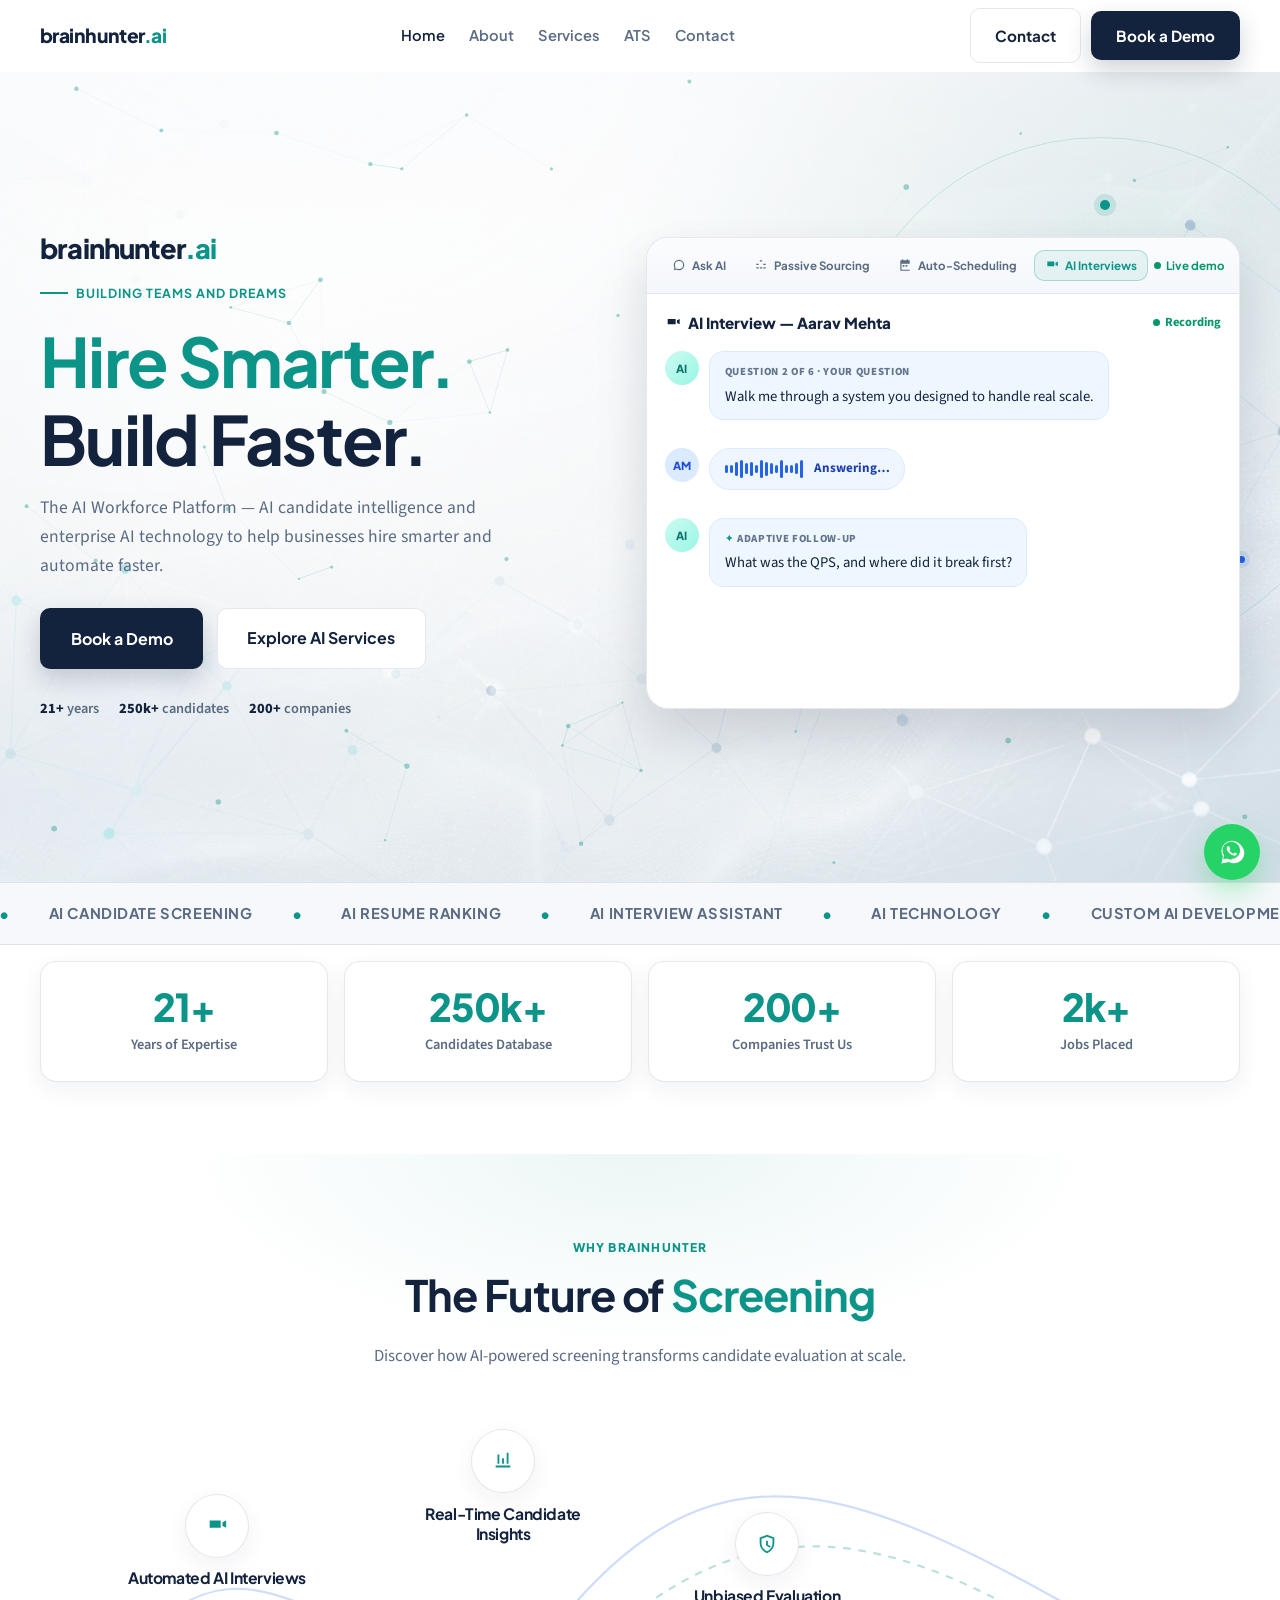
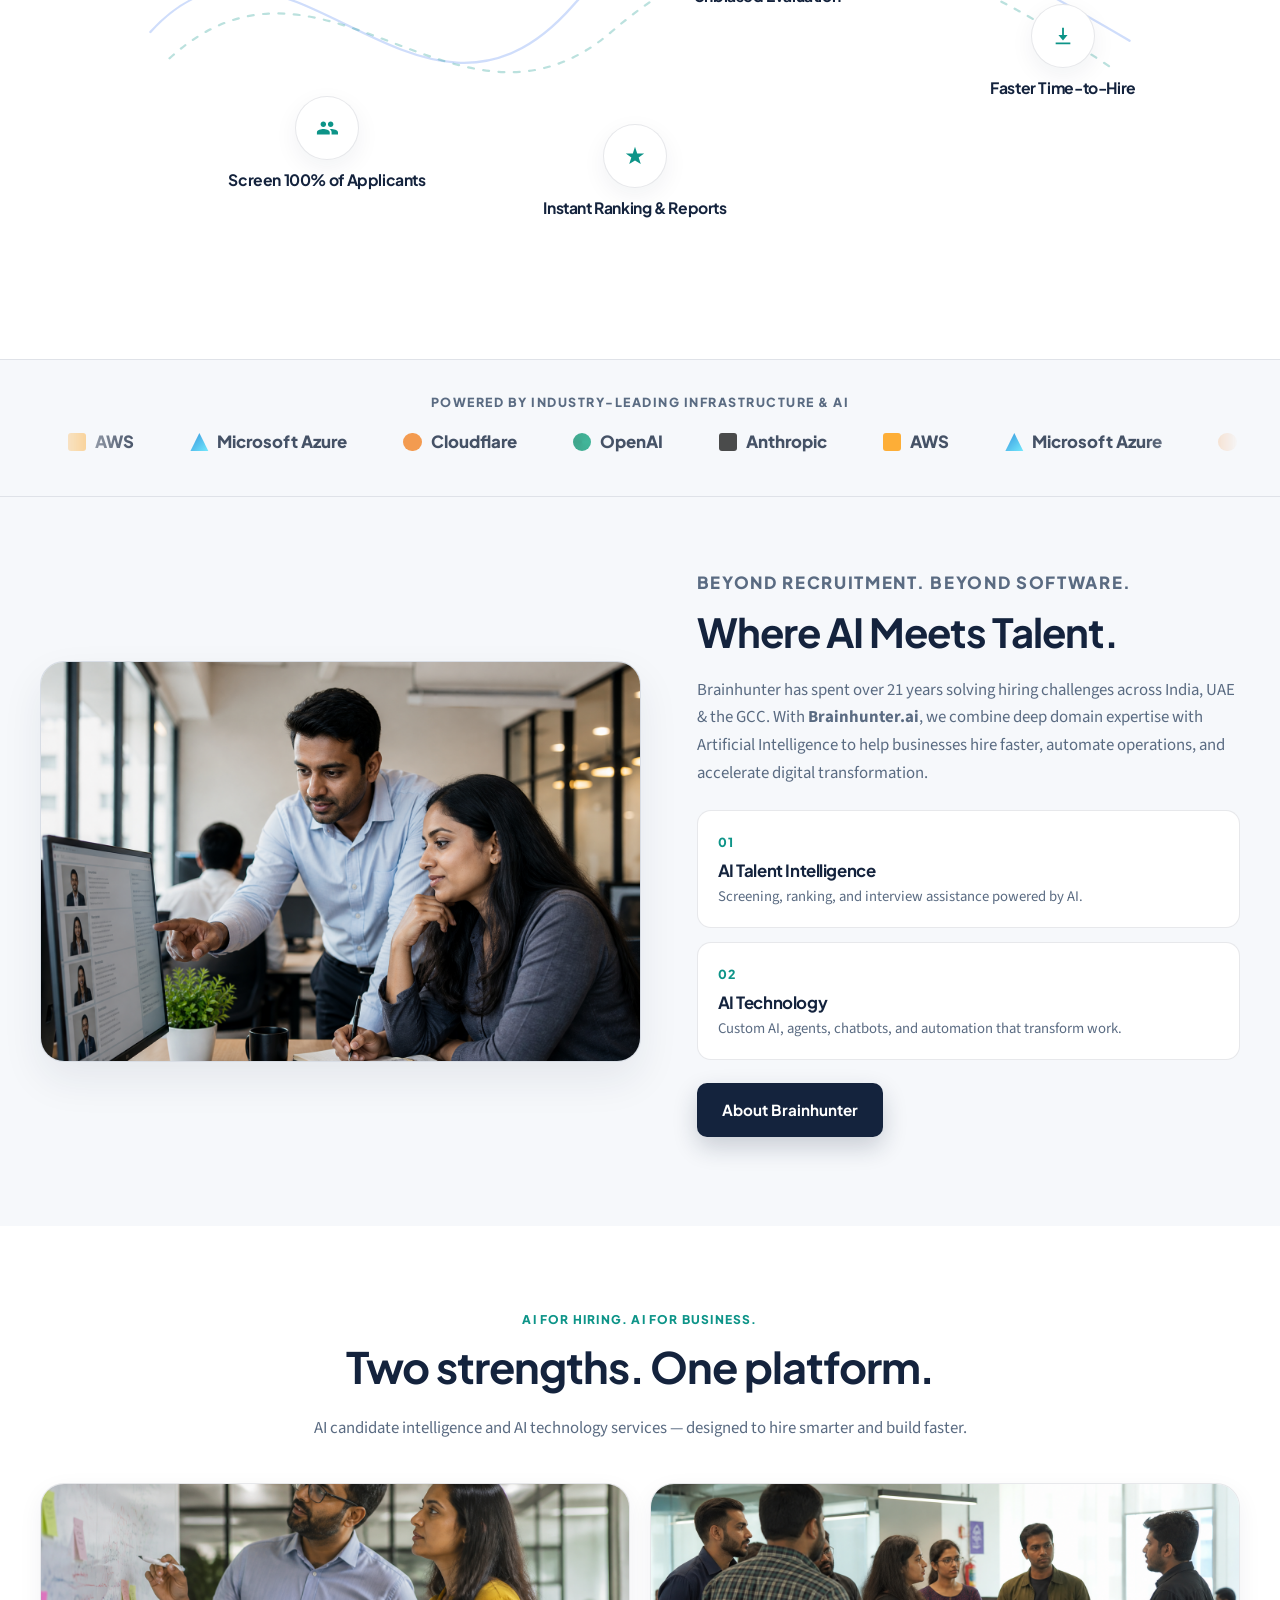
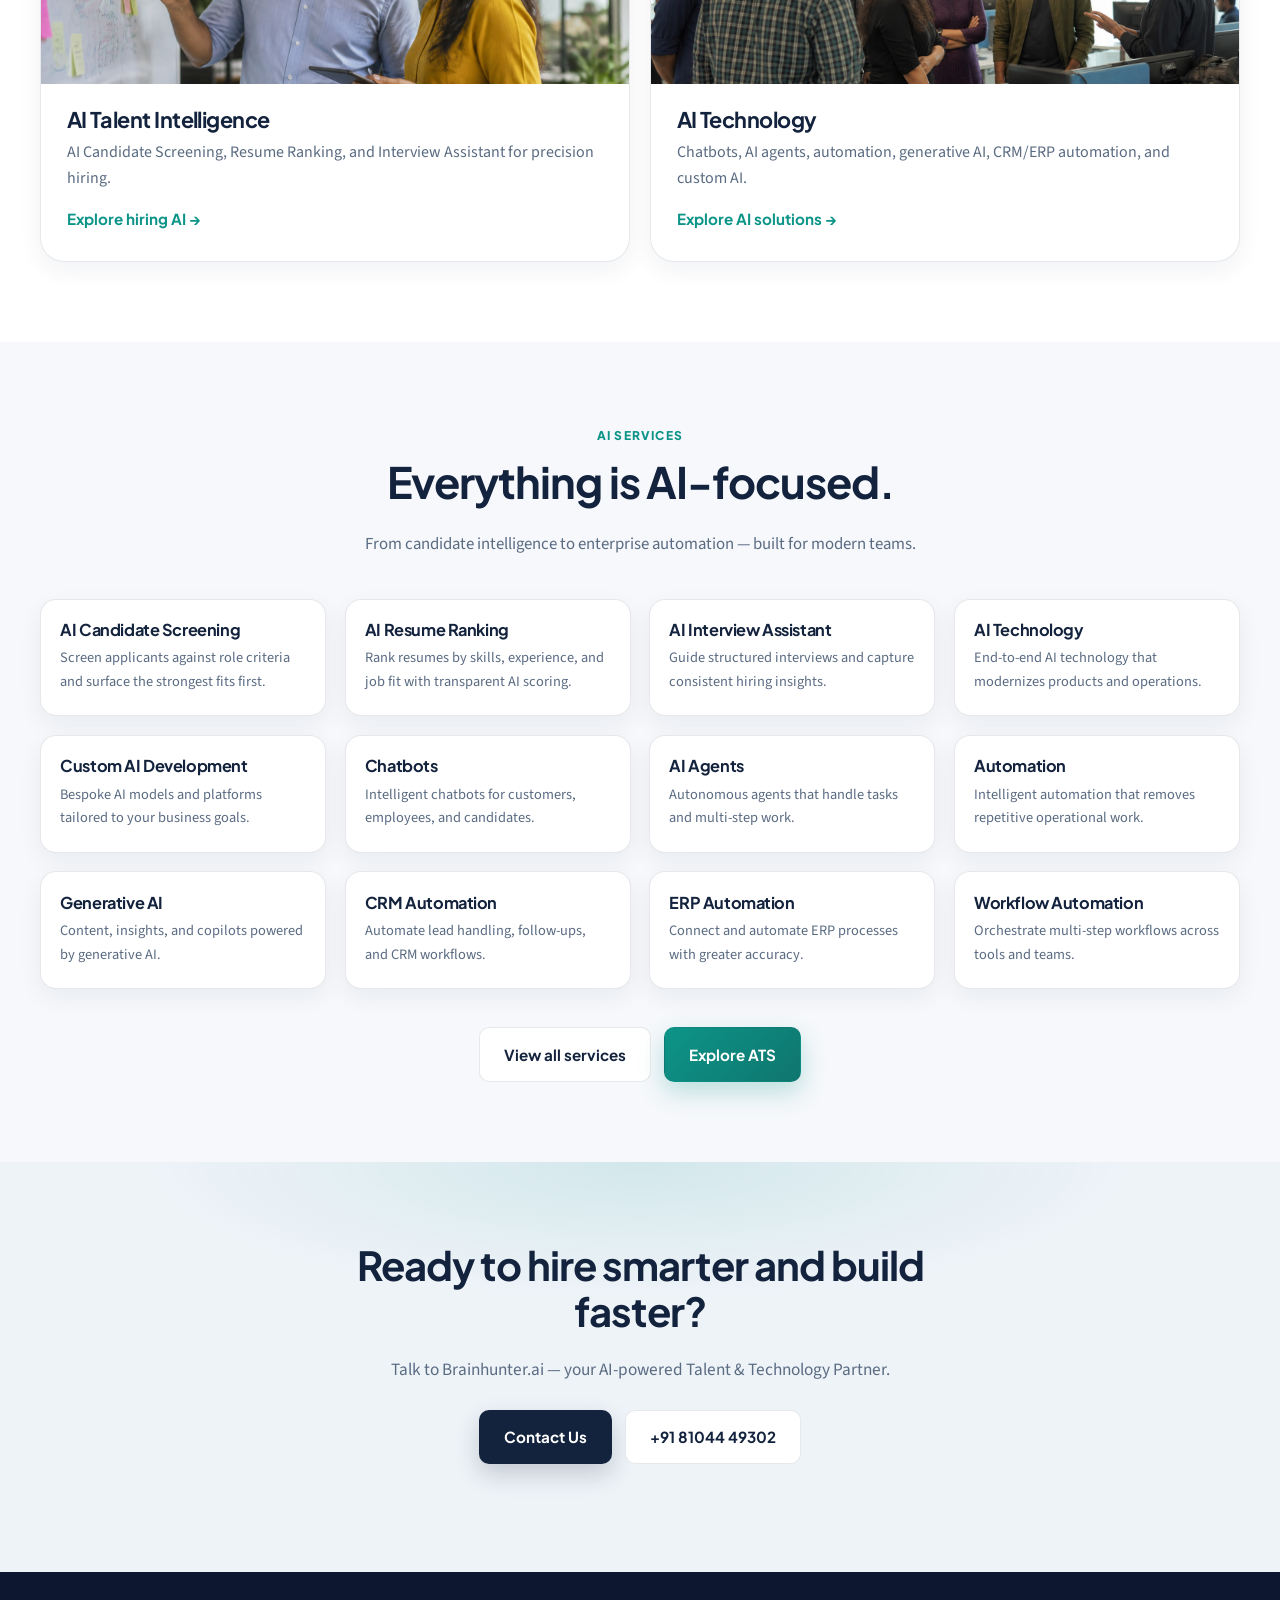
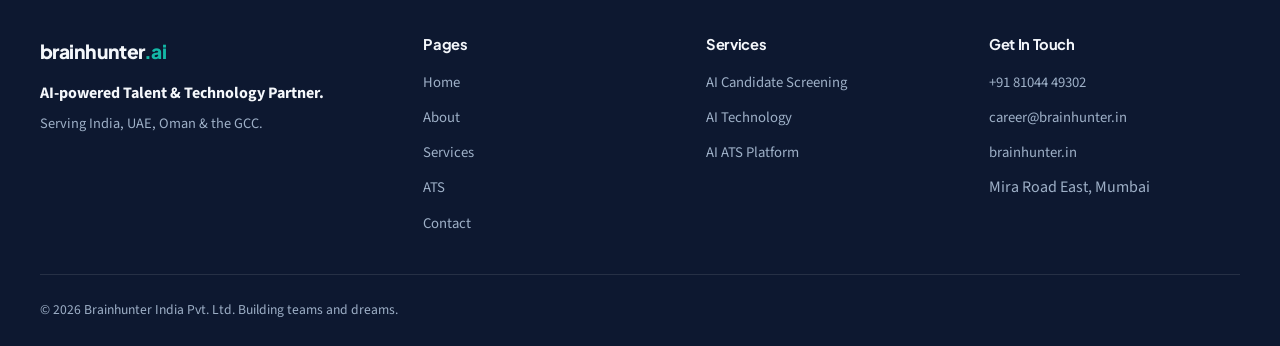
<file: index.html>
<!DOCTYPE html>
<html lang="en">
<head>
  <meta charset="UTF-8" />
  <meta name="viewport" content="width=device-width, initial-scale=1.0, viewport-fit=cover" />
  <title>Brainhunter.ai — AI-powered Talent & Technology Partner</title>
  <meta name="description" content="Brainhunter.ai helps businesses hire smarter and automate faster with AI candidate intelligence and AI technology services." />
  <link rel="icon" href="assets/favicon.svg" type="image/svg+xml" />
  <link rel="preconnect" href="https://fonts.googleapis.com" />
  <link rel="preconnect" href="https://fonts.gstatic.com" crossorigin />
  <link href="https://fonts.googleapis.com/css2?family=Plus+Jakarta+Sans:wght@500;600;700;800&family=Source+Sans+3:wght@400;500;600;700&display=swap" rel="stylesheet" />
  <link rel="stylesheet" href="css/styles.css" />
</head>
<body data-page="home">
  <header class="site-header" id="top">
    <div class="container header-inner">
      <a class="logo" href="index.html" aria-label="Brainhunter.ai home">
        <span class="logo-name">brainhunter<span class="logo-dot">.ai</span></span>
      </a>
      <nav class="nav" id="nav" aria-label="Primary">
        <a href="index.html" data-nav="home">Home</a>
        <a href="about.html" data-nav="about">About</a>
        <a href="services.html" data-nav="services">Services</a>
        <a href="ats.html" data-nav="ats">ATS</a>
        <a href="contact.html" data-nav="contact">Contact</a>
      </nav>
      <div class="header-actions">
        <a class="btn btn-ghost" href="contact.html">Contact</a>
        <button type="button" class="btn btn-primary js-open-demo">Book a Demo</button>
        <button class="nav-toggle" id="navToggle" aria-label="Open menu" aria-expanded="false"><span></span><span></span><span></span></button>
      </div>
    </div>
  </header>

  <main>
    <section class="hero-home">
      <div class="hero-bg" aria-hidden="true">
        <div class="hero-bg-image"></div>
        <canvas id="heroAiCanvas" class="hero-ai-canvas"></canvas>
        <div class="hero-orbit"></div>
        <div class="hero-orbit hero-orbit-2"></div>
      </div>
      <div class="container hero-home-grid">
        <div class="hero-copy">
          <p class="hero-brand">brainhunter<span class="logo-dot">.ai</span></p>
          <p class="hero-kicker">Building teams and dreams</p>
          <h1>
            <span class="accent">Hire Smarter.</span>
            <span class="line">Build Faster.</span>
          </h1>
          <p class="hero-sub">
            The AI Workforce Platform — AI candidate intelligence and enterprise AI technology
            to help businesses hire smarter and automate faster.
          </p>
          <div class="hero-ctas">
            <button type="button" class="btn btn-primary btn-lg js-open-demo">Book a Demo</button>
            <a class="btn btn-outline btn-lg" href="services.html">Explore AI Services</a>
          </div>
          <div class="hero-trust">
            <span><strong>21+</strong> years</span>
            <span><strong>250k+</strong> candidates</span>
            <span><strong>200+</strong> companies</span>
          </div>
        </div>

        <div class="hero-visual">
          <div class="hero-demo" id="heroDemo" aria-label="Live AI interview screening demo">
            <div class="hero-demo-tabs" role="tablist" aria-label="Demo modes">
              <button type="button" class="hero-demo-tab" data-demo-tab="ask" aria-selected="false">
                <svg viewBox="0 0 24 24" width="14" height="14" aria-hidden="true"><path fill="currentColor" d="M12 3a9 9 0 0 0-9 9c0 1.7.5 3.3 1.3 4.7L3 21l4.5-1.2A8.9 8.9 0 0 0 12 21a9 9 0 0 0 0-18zm0 2a7 7 0 1 1 0 14c-1.3 0-2.5-.3-3.6-.9l-.4-.2-2.6.7.7-2.5-.2-.4A6.9 6.9 0 0 1 5 12a7 7 0 0 1 7-7z"/></svg>
                Ask AI
              </button>
              <button type="button" class="hero-demo-tab" data-demo-tab="source" aria-selected="false">
                <svg viewBox="0 0 24 24" width="14" height="14" aria-hidden="true"><path fill="currentColor" d="M10 4h4v2h-4V4zm-6 6h4v2H4v-2zm12 0h4v2h-4v-2zM10 16h4v2h-4v-2zM4 16h4v2H4v-2zm12 0h4v2h-4v-2z"/></svg>
                Passive Sourcing
              </button>
              <button type="button" class="hero-demo-tab" data-demo-tab="schedule" aria-selected="false">
                <svg viewBox="0 0 24 24" width="14" height="14" aria-hidden="true"><path fill="currentColor" d="M7 2h2v2h6V2h2v2h3v18H4V4h3V2zm13 8H6v10h14V10zM8 12h3v3H8v-3zm5 0h3v3h-3v-3z"/></svg>
                Auto-Scheduling
              </button>
              <button type="button" class="hero-demo-tab is-active" data-demo-tab="interview" aria-selected="true">
                <svg viewBox="0 0 24 24" width="14" height="14" aria-hidden="true"><path fill="currentColor" d="M4 6h12v8H4V6zm14 2 4-2v8l-4-2V8z"/></svg>
                AI Interviews
              </button>
              <span class="hero-demo-live"><i></i> Live demo</span>
            </div>

            <div class="hero-demo-panel is-active" data-demo-panel="interview">
              <div class="demo-interview-head">
                <div class="demo-interview-title">
                  <svg viewBox="0 0 24 24" width="16" height="16" aria-hidden="true"><path fill="currentColor" d="M4 6h12v8H4V6zm14 2 4-2v8l-4-2V8z"/></svg>
                  <span>AI Interview — Aarav Mehta</span>
                </div>
                <span class="demo-recording"><i></i> Recording</span>
              </div>

              <div class="demo-chat">
                <div class="demo-msg demo-msg-ai demo-step" data-step="1">
                  <div class="demo-avatar demo-avatar-ai" aria-hidden="true">AI</div>
                  <div class="demo-bubble">
                    <p class="demo-meta">Question 2 of 6 · Your question</p>
                    <p>Walk me through a system you designed to handle real scale.</p>
                  </div>
                </div>

                <div class="demo-msg demo-msg-user demo-step" data-step="2">
                  <div class="demo-avatar" aria-hidden="true">AM</div>
                  <div class="demo-answer">
                    <div class="demo-wave" aria-hidden="true">
                      <i></i><i></i><i></i><i></i><i></i><i></i><i></i><i></i><i></i><i></i><i></i><i></i><i></i><i></i><i></i><i></i>
                    </div>
                    <span class="demo-answering">Answering…</span>
                  </div>
                </div>

                <div class="demo-msg demo-msg-ai demo-step" data-step="3">
                  <div class="demo-avatar demo-avatar-ai" aria-hidden="true">AI</div>
                  <div class="demo-bubble demo-followup">
                    <p class="demo-meta demo-meta-spark">Adaptive follow-up</p>
                    <p>What was the QPS, and where did it break first?</p>
                  </div>
                </div>
              </div>

              <div class="demo-scorebar demo-step" data-step="4">
                <div class="demo-score-ring" aria-hidden="true"><span>92</span></div>
                <div class="demo-score-copy">
                  <strong>Rubric-scored · ready to review</strong>
                  <span>Grammar 94 · Fluency 89 · Relevance 92</span>
                </div>
                <div class="demo-score-check" aria-hidden="true">✓</div>
              </div>
            </div>

            <div class="hero-demo-panel" data-demo-panel="ask" hidden>
              <div class="demo-ask">
                <div class="demo-ask-bubble">Hi! I’m Brainhunter AI. What role are you sourcing for today?</div>
                <div class="demo-ask-user">Senior Backend Engineer — remote. Find passive candidates.</div>
                <div class="demo-ask-status"><i></i> Scanning talent sources…</div>
                <div class="demo-ask-result">Done — 47 qualified candidates in 58s. Top match scored <strong>96%</strong>.</div>
              </div>
            </div>

            <div class="hero-demo-panel" data-demo-panel="source" hidden>
              <div class="demo-source-list">
                <div class="demo-source-card"><span class="demo-source-score">96%</span><div><strong>Aarav Mehta</strong><small>Senior Backend · Stripe</small></div></div>
                <div class="demo-source-card"><span class="demo-source-score">94%</span><div><strong>Priya Nair</strong><small>Staff Engineer · Razorpay</small></div></div>
                <div class="demo-source-card"><span class="demo-source-score">91%</span><div><strong>Kabir Shah</strong><small>Backend Lead · Freshworks</small></div></div>
              </div>
            </div>

            <div class="hero-demo-panel" data-demo-panel="schedule" hidden>
              <div class="demo-schedule">
                <p class="demo-schedule-title">Interview slots auto-booked</p>
                <div class="demo-slot is-booked">Tue 11:00 AM · Aarav Mehta</div>
                <div class="demo-slot">Wed 3:30 PM · Priya Nair</div>
                <div class="demo-slot">Thu 10:00 AM · Kabir Shah</div>
              </div>
            </div>
          </div>
        </div>
      </div>
    </section>

    <div class="marquee-wrap" aria-hidden="true">
      <div class="marquee">
        <span>AI Candidate Screening</span><span>AI Resume Ranking</span><span>AI Interview Assistant</span>
        <span>AI Technology</span><span>Custom AI Development</span><span>Chatbots</span>
        <span>AI Agents</span><span>Automation</span><span>Generative AI</span>
        <span>CRM Automation</span><span>ERP Automation</span><span>Workflow Automation</span>
        <span>AI Candidate Screening</span><span>AI Resume Ranking</span><span>AI Interview Assistant</span>
        <span>AI Technology</span><span>Custom AI Development</span><span>Chatbots</span>
        <span>AI Agents</span><span>Automation</span><span>Generative AI</span>
        <span>CRM Automation</span><span>ERP Automation</span><span>Workflow Automation</span>
      </div>
    </div>

    <section class="stats" aria-label="Key outcomes">
      <div class="container stats-grid">
        <div class="stat reveal"><div class="stat-value">21+</div><div class="stat-label">Years of Expertise</div></div>
        <div class="stat reveal"><div class="stat-value">250k+</div><div class="stat-label">Candidates Database</div></div>
        <div class="stat reveal"><div class="stat-value">200+</div><div class="stat-label">Companies Trust Us</div></div>
        <div class="stat reveal"><div class="stat-value">2k+</div><div class="stat-label">Jobs Placed</div></div>
      </div>
    </section>

    <section class="future-screening" id="future-screening">
      <div class="container">
        <div class="section-head future-screening-head reveal">
          <p class="eyebrow">Why Brainhunter</p>
          <h2 class="future-title">The Future of <span class="future-word" id="futureWord">Screening</span></h2>
          <p class="section-sub">Discover how AI-powered screening transforms candidate evaluation at scale.</p>
        </div>

        <div class="future-map reveal" aria-label="Future of screening capabilities">
          <svg class="future-wave" viewBox="0 0 1100 420" preserveAspectRatio="none" aria-hidden="true">
            <path d="M40 210 C 180 40, 320 380, 480 180 S 780 40, 1060 220" />
            <path class="future-wave-2" d="M60 240 C 220 80, 360 360, 520 210 S 820 90, 1040 250" />
          </svg>

          <article class="future-node future-node-1">
            <span class="future-icon" aria-hidden="true">
              <svg viewBox="0 0 24 24" width="22" height="22"><path fill="currentColor" d="M4 6h12v8H4V6zm14 2 4-2v8l-4-2V8z"/></svg>
            </span>
            <h3>Automated AI Interviews</h3>
          </article>
          <article class="future-node future-node-2">
            <span class="future-icon" aria-hidden="true">
              <svg viewBox="0 0 24 24" width="22" height="22"><path fill="currentColor" d="M4 19h16v-2H4v2zm2-4h2V5H6v10zm5 0h2V9h-2v6zm5 0h2V3h-2v12z"/></svg>
            </span>
            <h3>Real-Time Candidate Insights</h3>
          </article>
          <article class="future-node future-node-3">
            <span class="future-icon" aria-hidden="true">
              <svg viewBox="0 0 24 24" width="22" height="22"><path fill="currentColor" d="M12 2 4 5v6c0 5 3.4 9.4 8 11 4.6-1.6 8-6 8-11V5l-8-3zm0 2.2 6 2.2v4.7c0 3.8-2.5 7.2-6 8.7-3.5-1.5-6-4.9-6-8.7V6.4l6-2.2zm-1 4.3v5l4.2 2.5.9-1.5-3.1-1.8V8.5H11z"/></svg>
            </span>
            <h3>Unbiased Evaluation</h3>
          </article>
          <article class="future-node future-node-4">
            <span class="future-icon" aria-hidden="true">
              <svg viewBox="0 0 24 24" width="22" height="22"><path fill="currentColor" d="M16 11c1.7 0 3-1.3 3-3s-1.3-3-3-3-3 1.3-3 3 1.3 3 3 3zM8 11c1.7 0 3-1.3 3-3S9.7 5 8 5 5 6.3 5 8s1.3 3 3 3zm0 2c-2.3 0-7 1.2-7 3.5V19h14v-2.5C15 14.2 10.3 13 8 13zm8 0c-.3 0-.7 0-1 .1 1.2.9 2 2.1 2 3.4V19h7v-2.5c0-2.3-4.7-3.5-8-3.5z"/></svg>
            </span>
            <h3>Screen 100% of Applicants</h3>
          </article>
          <article class="future-node future-node-5">
            <span class="future-icon" aria-hidden="true">
              <svg viewBox="0 0 24 24" width="22" height="22"><path fill="currentColor" d="m12 2 2.4 7.2H22l-6 4.4 2.3 7.1L12 16.8 5.7 20.7 8 13.6 2 9.2h7.6L12 2z"/></svg>
            </span>
            <h3>Instant Ranking &amp; Reports</h3>
          </article>
          <article class="future-node future-node-6">
            <span class="future-icon" aria-hidden="true">
              <svg viewBox="0 0 24 24" width="22" height="22"><path fill="currentColor" d="M13 3h-2v8H7l5 6 5-6h-4V3zm-9 16v2h16v-2H4z"/></svg>
            </span>
            <h3>Faster Time-to-Hire</h3>
          </article>
        </div>
      </div>
    </section>

    <section class="infra-strip" aria-label="Infrastructure partners">
      <div class="container infra-inner">
        <p class="infra-label">Powered by industry-leading infrastructure &amp; AI</p>
        <div class="infra-viewport">
          <div class="infra-track">
            <div class="infra-logos">
              <span class="infra-logo infra-aws"><i></i>AWS</span>
              <span class="infra-logo infra-azure"><i></i>Microsoft Azure</span>
              <span class="infra-logo infra-cf"><i></i>Cloudflare</span>
              <span class="infra-logo infra-openai"><i></i>OpenAI</span>
              <span class="infra-logo infra-anthropic"><i></i>Anthropic</span>
            </div>
            <div class="infra-logos" aria-hidden="true">
              <span class="infra-logo infra-aws"><i></i>AWS</span>
              <span class="infra-logo infra-azure"><i></i>Microsoft Azure</span>
              <span class="infra-logo infra-cf"><i></i>Cloudflare</span>
              <span class="infra-logo infra-openai"><i></i>OpenAI</span>
              <span class="infra-logo infra-anthropic"><i></i>Anthropic</span>
            </div>
          </div>
        </div>
      </div>
    </section>

    <section class="split alt">
      <div class="container split-grid">
        <div class="split-media reveal">
          <img src="assets/img-talent-indian.png" alt="Team reviewing AI-powered talent insights" />
        </div>
        <div class="split-copy reveal">
          <p class="eyebrow">Beyond Recruitment. Beyond Software.</p>
          <h2>Where AI Meets Talent.</h2>
          <p>
            Brainhunter has spent over 21 years solving hiring challenges across India, UAE &amp; the GCC.
            With <strong>Brainhunter.ai</strong>, we combine deep domain expertise with Artificial Intelligence
            to help businesses hire faster, automate operations, and accelerate digital transformation.
          </p>
          <div class="pillars">
            <div class="pillar"><span class="pillar-num">01</span><h3>AI Talent Intelligence</h3><p>Screening, ranking, and interview assistance powered by AI.</p></div>
            <div class="pillar"><span class="pillar-num">02</span><h3>AI Technology</h3><p>Custom AI, agents, chatbots, and automation that transform work.</p></div>
          </div>
          <p style="margin-top:1.4rem"><a class="btn btn-primary" href="about.html">About Brainhunter</a></p>
        </div>
      </div>
    </section>

    <section class="solutions" id="solutions">
      <div class="container">
        <div class="section-head reveal">
          <p class="eyebrow">AI for Hiring. AI for Business.</p>
          <h2>Two strengths. One platform.</h2>
          <p class="section-sub">AI candidate intelligence and AI technology services — designed to hire smarter and build faster.</p>
        </div>
        <div class="solution-cards">
          <a class="solution-card reveal" href="services.html#talent">
            <img src="assets/img-strategy-indian.png" alt="Leaders planning AI hiring strategy" />
            <div class="solution-body">
              <h3>AI Talent Intelligence</h3>
              <p>AI Candidate Screening, Resume Ranking, and Interview Assistant for precision hiring.</p>
              <span class="link-arrow">Explore hiring AI</span>
            </div>
          </a>
          <a class="solution-card reveal" href="services.html#technology">
            <img src="assets/img-standup-indian.png" alt="Tech team building AI solutions" />
            <div class="solution-body">
              <h3>AI Technology</h3>
              <p>Chatbots, AI agents, automation, generative AI, CRM/ERP automation, and custom AI.</p>
              <span class="link-arrow">Explore AI solutions</span>
            </div>
          </a>
        </div>
      </div>
    </section>

    <section class="offerings soft" id="ai-services">
      <div class="container">
        <div class="section-head reveal">
          <p class="eyebrow">AI Services</p>
          <h2>Everything is AI-focused.</h2>
          <p class="section-sub">From candidate intelligence to enterprise automation — built for modern teams.</p>
        </div>
        <div class="offer-grid">
          <article class="offer reveal"><h3>AI Candidate Screening</h3><p>Screen applicants against role criteria and surface the strongest fits first.</p></article>
          <article class="offer reveal"><h3>AI Resume Ranking</h3><p>Rank resumes by skills, experience, and job fit with transparent AI scoring.</p></article>
          <article class="offer reveal"><h3>AI Interview Assistant</h3><p>Guide structured interviews and capture consistent hiring insights.</p></article>
          <article class="offer reveal"><h3>AI Technology</h3><p>End-to-end AI technology that modernizes products and operations.</p></article>
          <article class="offer reveal"><h3>Custom AI Development</h3><p>Bespoke AI models and platforms tailored to your business goals.</p></article>
          <article class="offer reveal"><h3>Chatbots</h3><p>Intelligent chatbots for customers, employees, and candidates.</p></article>
          <article class="offer reveal"><h3>AI Agents</h3><p>Autonomous agents that handle tasks and multi-step work.</p></article>
          <article class="offer reveal"><h3>Automation</h3><p>Intelligent automation that removes repetitive operational work.</p></article>
          <article class="offer reveal"><h3>Generative AI</h3><p>Content, insights, and copilots powered by generative AI.</p></article>
          <article class="offer reveal"><h3>CRM Automation</h3><p>Automate lead handling, follow-ups, and CRM workflows.</p></article>
          <article class="offer reveal"><h3>ERP Automation</h3><p>Connect and automate ERP processes with greater accuracy.</p></article>
          <article class="offer reveal"><h3>Workflow Automation</h3><p>Orchestrate multi-step workflows across tools and teams.</p></article>
        </div>
        <div class="section-cta reveal">
          <a class="btn btn-outline" href="services.html">View all services</a>
          <a class="btn btn-accent" href="ats.html">Explore ATS</a>
        </div>
      </div>
    </section>

    <section class="cta-band">
      <div class="container cta-inner reveal">
        <h2>Ready to hire smarter and build faster?</h2>
        <p>Talk to Brainhunter.ai — your AI-powered Talent &amp; Technology Partner.</p>
        <div class="hero-ctas" style="justify-content:center">
          <a class="btn btn-primary" href="contact.html">Contact Us</a>
          <a class="btn btn-outline" href="tel:+918104449302">+91 81044 49302</a>
        </div>
      </div>
    </section>
  </main>

  <footer class="site-footer">
    <div class="container footer-grid">
      <div class="footer-brand">
        <a class="logo" href="index.html"><span class="logo-name">brainhunter<span class="logo-dot">.ai</span></span></a>
        <p class="footer-tag">AI-powered Talent &amp; Technology Partner.</p>
        <p class="footer-desc">Serving India, UAE, Oman &amp; the GCC.</p>
      </div>
      <div><h4>Pages</h4><ul><li><a href="index.html">Home</a></li><li><a href="about.html">About</a></li><li><a href="services.html">Services</a></li><li><a href="ats.html">ATS</a></li><li><a href="contact.html">Contact</a></li></ul></div>
      <div><h4>Services</h4><ul><li><a href="services.html#talent">AI Candidate Screening</a></li><li><a href="services.html#technology">AI Technology</a></li><li><a href="ats.html">AI ATS Platform</a></li></ul></div>
      <div><h4>Get In Touch</h4><ul><li><a href="tel:+918104449302">+91 81044 49302</a></li><li><a href="mailto:career@brainhunter.in">career@brainhunter.in</a></li><li><a href="https://www.brainhunter.in/" target="_blank" rel="noopener">brainhunter.in</a></li><li>Mira Road East, Mumbai</li></ul></div>
    </div>
    <div class="container footer-bottom"><p>© <span id="year"></span> Brainhunter India Pvt. Ltd. Building teams and dreams.</p></div>
  </footer>

  <a class="whatsapp-float" href="https://wa.me/918104449302" target="_blank" rel="noopener" aria-label="Chat on WhatsApp">
    <svg viewBox="0 0 32 32" width="28" height="28" aria-hidden="true"><path fill="currentColor" d="M16.1 3C9.4 3 4 8.3 4 14.9c0 2.1.6 4.1 1.6 5.9L4 29l8.4-1.6c1.7.9 3.6 1.4 5.6 1.4 6.7 0 12.1-5.3 12.1-12S22.8 3 16.1 3zm0 21.9c-1.7 0-3.4-.5-4.9-1.3l-.3-.2-5 1 1-4.8-.2-.3c-1-1.5-1.5-3.3-1.5-5.1 0-5.4 4.5-9.8 10-9.8s10 4.4 10 9.8-4.5 9.7-10.1 9.7zm5.5-7.3c-.3-.2-1.8-.9-2.1-1-.3-.1-.5-.2-.7.2-.2.3-.8 1-.9 1.1-.2.2-.3.2-.6 0-.3-.2-1.3-.5-2.4-1.5-.9-.8-1.5-1.8-1.7-2.1-.2-.3 0-.5.1-.6.1-.1.3-.3.4-.5.1-.2.2-.3.3-.5.1-.2 0-.4 0-.5 0-.2-.7-1.7-1-2.3-.2-.6-.5-.5-.7-.5h-.6c-.2 0-.5.1-.8.4-.3.3-1 1-1 2.4s1 2.8 1.2 3c.2.2 2 3.1 4.9 4.3 1.8.8 2.5.8 3.4.7.5-.1 1.8-.7 2-1.4.2-.7.2-1.3.2-1.4 0-.2-.2-.3-.5-.4z"/></svg>
  </a>

  <div class="demo-modal" id="demoModal" hidden>
    <div class="demo-modal-backdrop js-close-demo" tabindex="-1"></div>
    <div class="demo-modal-dialog" role="dialog" aria-modal="true" aria-labelledby="demoModalTitle">
      <button type="button" class="demo-modal-close js-close-demo" aria-label="Close">&times;</button>
      <h2 id="demoModalTitle">Book a Demo</h2>
      <p class="demo-modal-lead">Tell us a little about you — we’ll get back to you soon.</p>
      <form class="contact-form js-mail-form" id="demoForm" action="https://formsubmit.co/career@brainhunter.in" method="POST">
        <input type="hidden" name="_subject" value="Book a Demo — Brainhunter.ai" />
        <input type="hidden" name="_captcha" value="false" />
        <input type="hidden" name="_template" value="table" />
        <input type="text" name="_honey" style="display:none" tabindex="-1" autocomplete="off" />
        <div class="form-row">
          <label class="sr-only" for="demo-name">Name</label>
          <input id="demo-name" name="name" type="text" placeholder="Your name" required />
          <label class="sr-only" for="demo-email">Work email</label>
          <input id="demo-email" name="email" type="email" placeholder="Work email" required />
        </div>
        <div class="form-row">
          <label class="sr-only" for="demo-phone">Phone</label>
          <input id="demo-phone" name="phone" type="tel" placeholder="Phone" />
          <label class="sr-only" for="demo-company">Company</label>
          <input id="demo-company" name="company" type="text" placeholder="Company" />
        </div>
        <div class="form-row single">
          <label class="sr-only" for="demo-message">Message</label>
          <textarea id="demo-message" name="message" rows="4" placeholder="How can we help?"></textarea>
        </div>
        <button type="submit" class="btn btn-primary btn-lg">Send Request</button>
        <p class="form-note" id="demoFormNote" hidden>Thank you — your demo request has been sent. We’ll get back to you soon.</p>
      </form>
    </div>
  </div>

  <script src="js/main.js"></script>
</body>
</html>
</file>
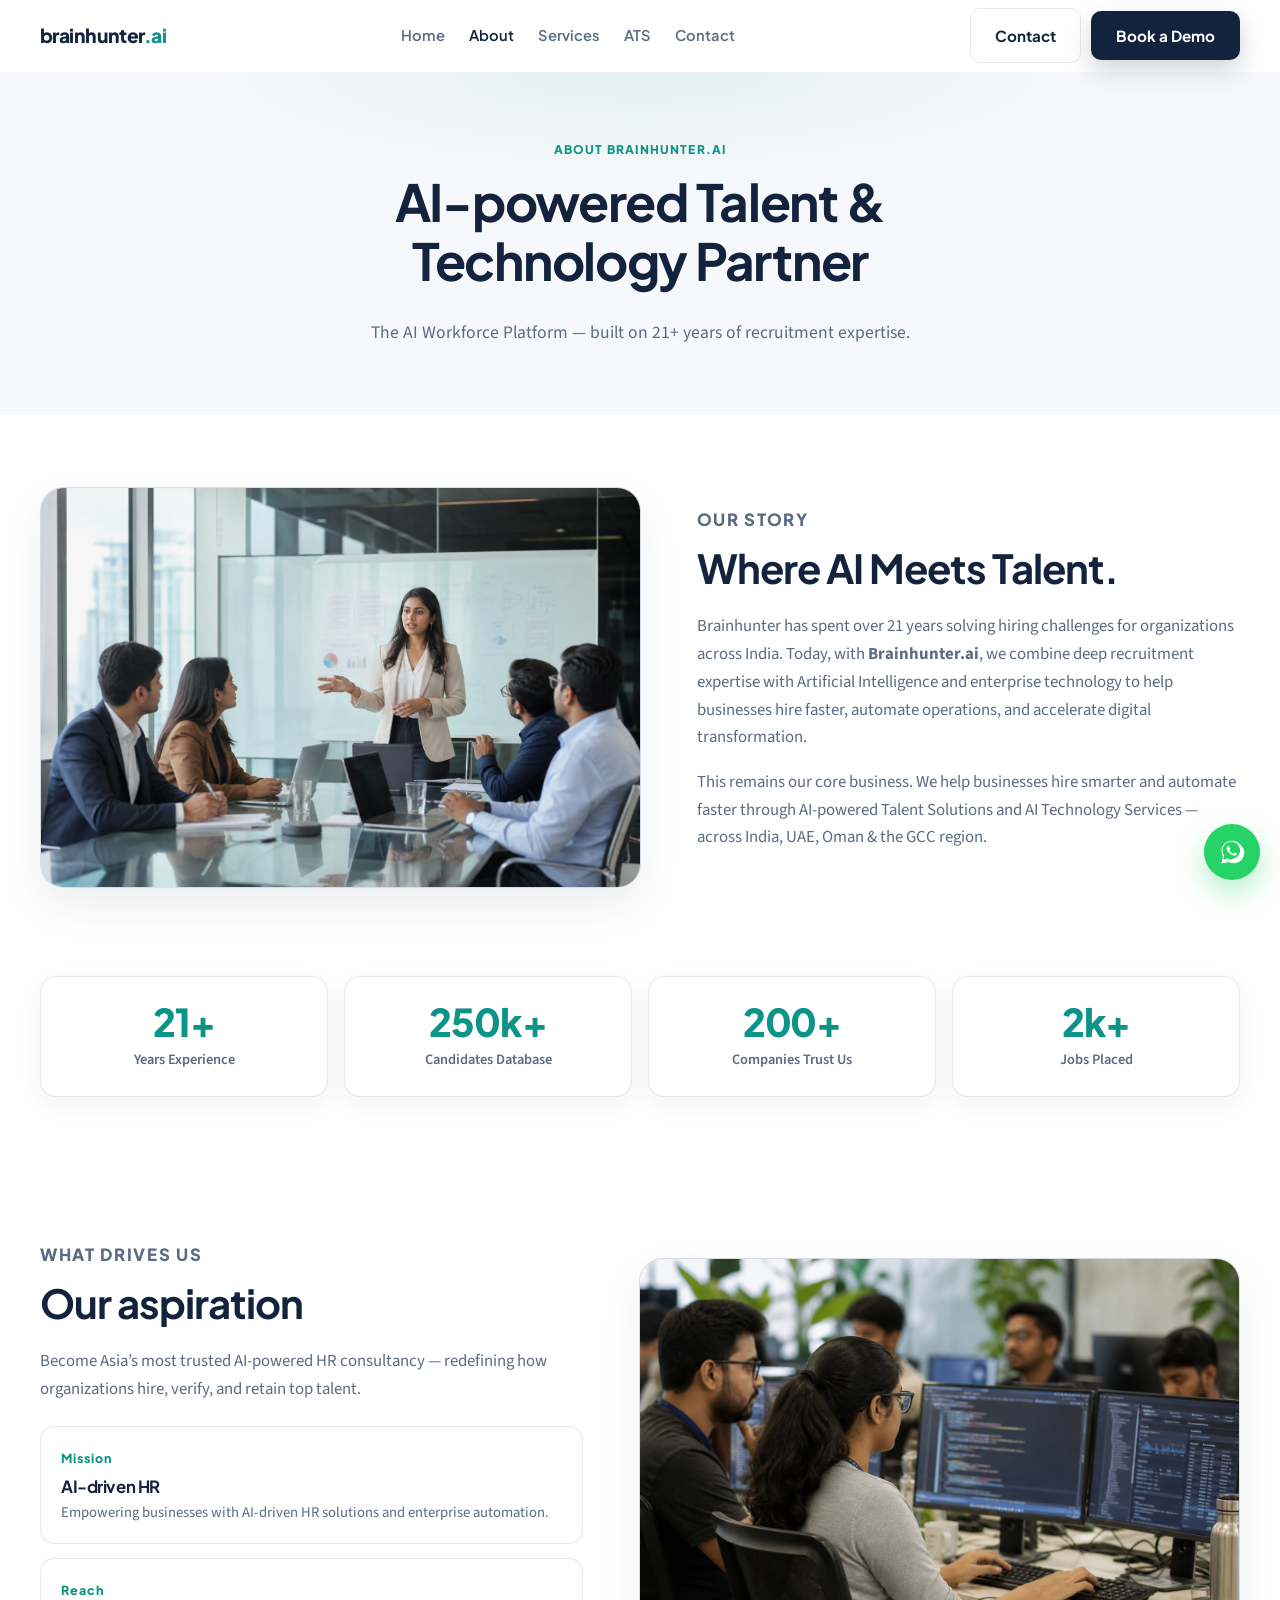
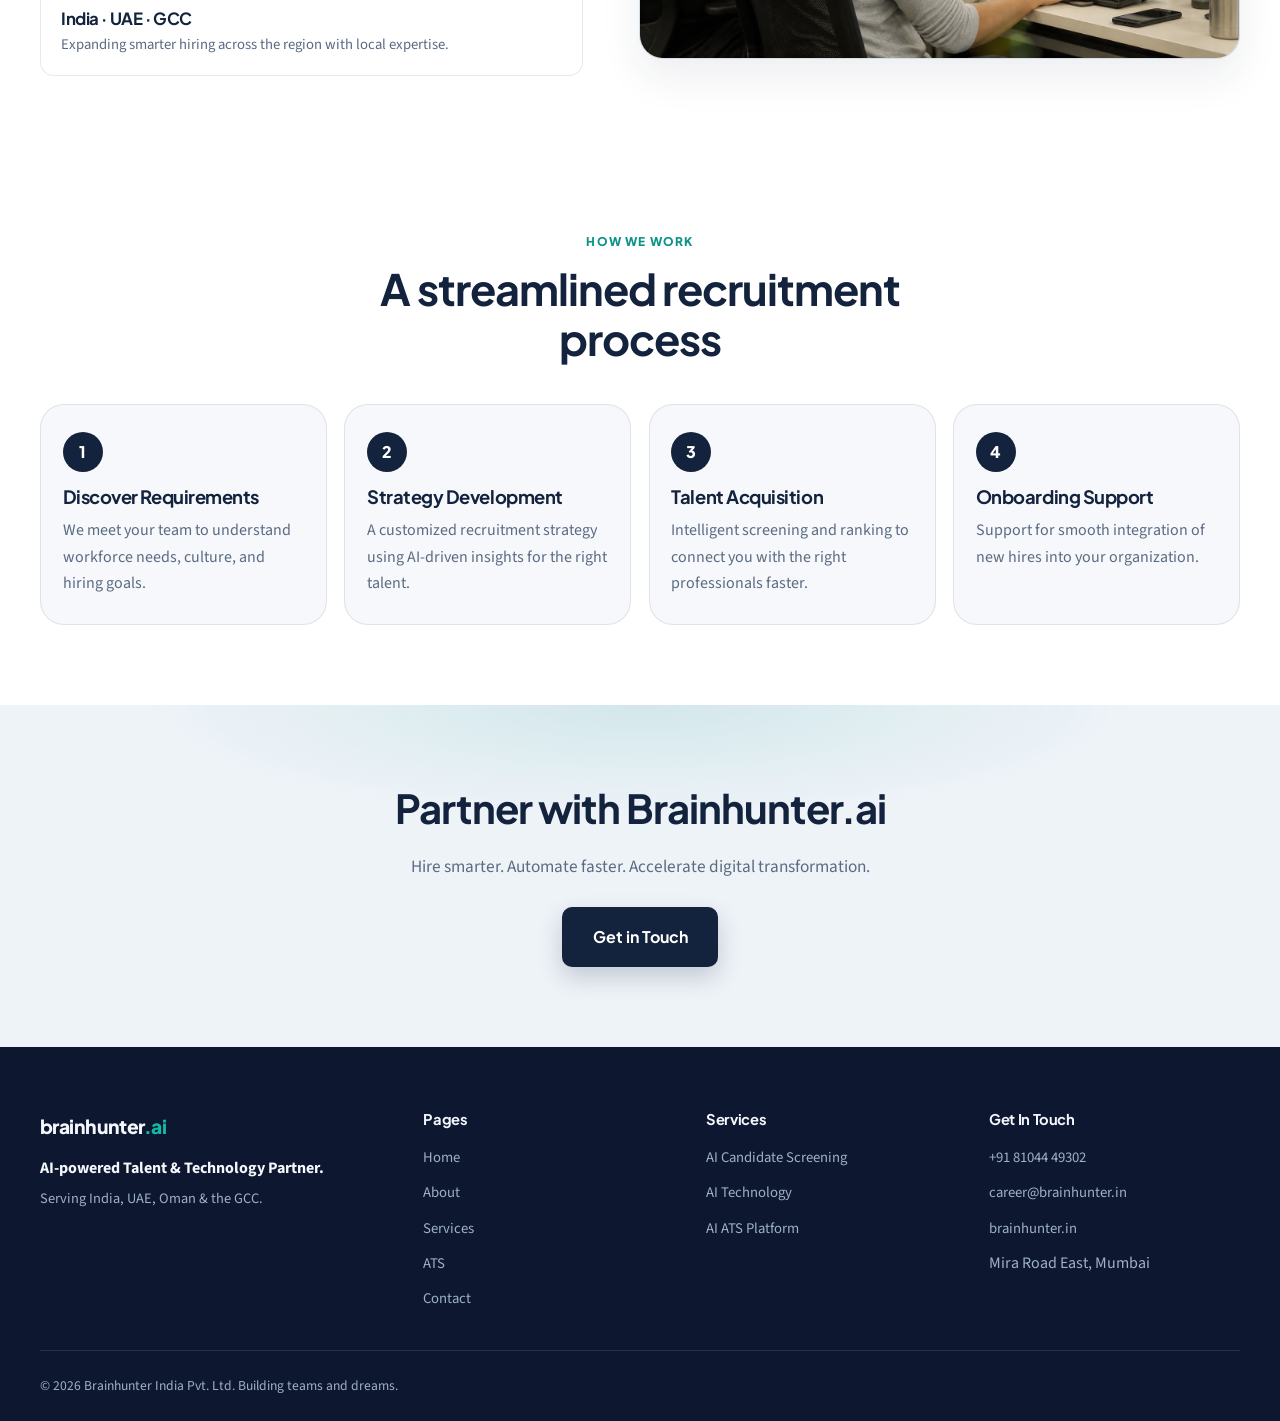
<file: about.html>
<!DOCTYPE html>
<html lang="en">
<head>
  <meta charset="UTF-8" />
  <meta name="viewport" content="width=device-width, initial-scale=1.0, viewport-fit=cover" />
  <title>About — Brainhunter.ai</title>
  <meta name="description" content="Brainhunter has spent over 21 years solving hiring challenges. Brainhunter.ai combines recruitment expertise with AI and enterprise technology." />
  <link rel="icon" href="assets/favicon.svg" type="image/svg+xml" />
  <link rel="preconnect" href="https://fonts.googleapis.com" />
  <link rel="preconnect" href="https://fonts.gstatic.com" crossorigin />
  <link href="https://fonts.googleapis.com/css2?family=Plus+Jakarta+Sans:wght@500;600;700;800&family=Source+Sans+3:wght@400;500;600;700&display=swap" rel="stylesheet" />
  <link rel="stylesheet" href="css/styles.css" />
</head>
<body data-page="about">
  <header class="site-header" id="top">
    <div class="container header-inner">
      <a class="logo" href="index.html" aria-label="Brainhunter.ai home">
        <span class="logo-name">brainhunter<span class="logo-dot">.ai</span></span>
      </a>
      <nav class="nav" id="nav" aria-label="Primary">
        <a href="index.html" data-nav="home">Home</a>
        <a href="about.html" data-nav="about">About</a>
        <a href="services.html" data-nav="services">Services</a>
        <a href="ats.html" data-nav="ats">ATS</a>
        <a href="contact.html" data-nav="contact">Contact</a>
      </nav>
      <div class="header-actions">
        <a class="btn btn-ghost" href="contact.html">Contact</a>
        <button type="button" class="btn btn-primary js-open-demo">Book a Demo</button>
        <button class="nav-toggle" id="navToggle" aria-label="Open menu" aria-expanded="false"><span></span><span></span><span></span></button>
      </div>
    </div>
  </header>

  <main>
    <section class="page-hero">
      <div class="container page-hero-inner reveal">
        <p class="eyebrow">About Brainhunter.ai</p>
        <h1>AI-powered Talent &amp; Technology Partner</h1>
        <p class="page-lead">The AI Workforce Platform — built on 21+ years of recruitment expertise.</p>
      </div>
    </section>

    <section class="split">
      <div class="container split-grid">
        <div class="split-media reveal">
          <img src="assets/img-boardroom-indian.png" alt="Indian executive leading a boardroom discussion" />
        </div>
        <div class="split-copy reveal">
          <p class="eyebrow">Our Story</p>
          <h2>Where AI Meets Talent.</h2>
          <p>
            Brainhunter has spent over 21 years solving hiring challenges for organizations across India.
            Today, with <strong>Brainhunter.ai</strong>, we combine deep recruitment expertise with Artificial Intelligence
            and enterprise technology to help businesses hire faster, automate operations, and accelerate digital transformation.
          </p>
          <p>
            This remains our core business. We help businesses hire smarter and automate faster through
            AI-powered Talent Solutions and AI Technology Services — across India, UAE, Oman &amp; the GCC region.
          </p>
        </div>
      </div>
    </section>

    <section class="stats">
      <div class="container stats-grid">
        <div class="stat reveal"><div class="stat-value">21+</div><div class="stat-label">Years Experience</div></div>
        <div class="stat reveal"><div class="stat-value">250k+</div><div class="stat-label">Candidates Database</div></div>
        <div class="stat reveal"><div class="stat-value">200+</div><div class="stat-label">Companies Trust Us</div></div>
        <div class="stat reveal"><div class="stat-value">2k+</div><div class="stat-label">Jobs Placed</div></div>
      </div>
    </section>

    <section class="split">
      <div class="container split-grid reverse">
        <div class="split-media reveal">
          <img src="assets/img-tech-indian.png" alt="Indian technology professionals collaborating in a modern office" />
        </div>
        <div class="split-copy reveal">
          <p class="eyebrow">What Drives Us</p>
          <h2>Our aspiration</h2>
          <p>Become Asia’s most trusted AI-powered HR consultancy — redefining how organizations hire, verify, and retain top talent.</p>
          <div class="pillars">
            <div class="pillar"><span class="pillar-num">Mission</span><h3>AI-driven HR</h3><p>Empowering businesses with AI-driven HR solutions and enterprise automation.</p></div>
            <div class="pillar"><span class="pillar-num">Reach</span><h3>India · UAE · GCC</h3><p>Expanding smarter hiring across the region with local expertise.</p></div>
          </div>
        </div>
      </div>
    </section>

    <section class="how">
      <div class="container">
        <div class="section-head reveal">
          <p class="eyebrow">How We Work</p>
          <h2>A streamlined recruitment process</h2>
        </div>
        <ol class="steps">
          <li class="step reveal"><span class="step-num">1</span><h3>Discover Requirements</h3><p>We meet your team to understand workforce needs, culture, and hiring goals.</p></li>
          <li class="step reveal"><span class="step-num">2</span><h3>Strategy Development</h3><p>A customized recruitment strategy using AI-driven insights for the right talent.</p></li>
          <li class="step reveal"><span class="step-num">3</span><h3>Talent Acquisition</h3><p>Intelligent screening and ranking to connect you with the right professionals faster.</p></li>
          <li class="step reveal"><span class="step-num">4</span><h3>Onboarding Support</h3><p>Support for smooth integration of new hires into your organization.</p></li>
        </ol>
      </div>
    </section>

    <section class="cta-band">
      <div class="container cta-inner reveal">
        <h2>Partner with Brainhunter.ai</h2>
        <p>Hire smarter. Automate faster. Accelerate digital transformation.</p>
        <a class="btn btn-primary btn-lg" href="contact.html">Get in Touch</a>
      </div>
    </section>
  </main>

  <footer class="site-footer">
    <div class="container footer-grid">
      <div class="footer-brand">
        <a class="logo" href="index.html"><span class="logo-name">brainhunter<span class="logo-dot">.ai</span></span></a>
        <p class="footer-tag">AI-powered Talent &amp; Technology Partner.</p>
        <p class="footer-desc">Serving India, UAE, Oman &amp; the GCC.</p>
      </div>
      <div><h4>Pages</h4><ul><li><a href="index.html">Home</a></li><li><a href="about.html">About</a></li><li><a href="services.html">Services</a></li><li><a href="ats.html">ATS</a></li><li><a href="contact.html">Contact</a></li></ul></div>
      <div><h4>Services</h4><ul><li><a href="services.html#talent">AI Candidate Screening</a></li><li><a href="services.html#technology">AI Technology</a></li><li><a href="ats.html">AI ATS Platform</a></li></ul></div>
      <div><h4>Get In Touch</h4><ul><li><a href="tel:+918104449302">+91 81044 49302</a></li><li><a href="mailto:career@brainhunter.in">career@brainhunter.in</a></li><li><a href="https://www.brainhunter.in/" target="_blank" rel="noopener">brainhunter.in</a></li><li>Mira Road East, Mumbai</li></ul></div>
    </div>
    <div class="container footer-bottom"><p>© <span id="year"></span> Brainhunter India Pvt. Ltd. Building teams and dreams.</p></div>
  </footer>

  <a class="whatsapp-float" href="https://wa.me/918104449302" target="_blank" rel="noopener" aria-label="Chat on WhatsApp">
    <svg viewBox="0 0 32 32" width="28" height="28" aria-hidden="true"><path fill="currentColor" d="M16.1 3C9.4 3 4 8.3 4 14.9c0 2.1.6 4.1 1.6 5.9L4 29l8.4-1.6c1.7.9 3.6 1.4 5.6 1.4 6.7 0 12.1-5.3 12.1-12S22.8 3 16.1 3zm0 21.9c-1.7 0-3.4-.5-4.9-1.3l-.3-.2-5 1 1-4.8-.2-.3c-1-1.5-1.5-3.3-1.5-5.1 0-5.4 4.5-9.8 10-9.8s10 4.4 10 9.8-4.5 9.7-10.1 9.7zm5.5-7.3c-.3-.2-1.8-.9-2.1-1-.3-.1-.5-.2-.7.2-.2.3-.8 1-.9 1.1-.2.2-.3.2-.6 0-.3-.2-1.3-.5-2.4-1.5-.9-.8-1.5-1.8-1.7-2.1-.2-.3 0-.5.1-.6.1-.1.3-.3.4-.5.1-.2.2-.3.3-.5.1-.2 0-.4 0-.5 0-.2-.7-1.7-1-2.3-.2-.6-.5-.5-.7-.5h-.6c-.2 0-.5.1-.8.4-.3.3-1 1-1 2.4s1 2.8 1.2 3c.2.2 2 3.1 4.9 4.3 1.8.8 2.5.8 3.4.7.5-.1 1.8-.7 2-1.4.2-.7.2-1.3.2-1.4 0-.2-.2-.3-.5-.4z"/></svg>
  </a>

  <div class="demo-modal" id="demoModal" hidden>
    <div class="demo-modal-backdrop js-close-demo" tabindex="-1"></div>
    <div class="demo-modal-dialog" role="dialog" aria-modal="true" aria-labelledby="demoModalTitle">
      <button type="button" class="demo-modal-close js-close-demo" aria-label="Close">&times;</button>
      <h2 id="demoModalTitle">Book a Demo</h2>
      <p class="demo-modal-lead">Tell us a little about you — we’ll get back to you soon.</p>
      <form class="contact-form js-mail-form" id="demoForm" action="https://formsubmit.co/career@brainhunter.in" method="POST">
        <input type="hidden" name="_subject" value="Book a Demo — Brainhunter.ai" />
        <input type="hidden" name="_captcha" value="false" />
        <input type="hidden" name="_template" value="table" />
        <input type="text" name="_honey" style="display:none" tabindex="-1" autocomplete="off" />
        <div class="form-row">
          <label class="sr-only" for="demo-name">Name</label>
          <input id="demo-name" name="name" type="text" placeholder="Your name" required />
          <label class="sr-only" for="demo-email">Work email</label>
          <input id="demo-email" name="email" type="email" placeholder="Work email" required />
        </div>
        <div class="form-row">
          <label class="sr-only" for="demo-phone">Phone</label>
          <input id="demo-phone" name="phone" type="tel" placeholder="Phone" />
          <label class="sr-only" for="demo-company">Company</label>
          <input id="demo-company" name="company" type="text" placeholder="Company" />
        </div>
        <div class="form-row single">
          <label class="sr-only" for="demo-message">Message</label>
          <textarea id="demo-message" name="message" rows="4" placeholder="How can we help?"></textarea>
        </div>
        <button type="submit" class="btn btn-primary btn-lg">Send Request</button>
        <p class="form-note" id="demoFormNote" hidden>Thank you — your demo request has been sent. We’ll get back to you soon.</p>
      </form>
    </div>
  </div>

  <script src="js/main.js"></script>
</body>
</html>
</file>
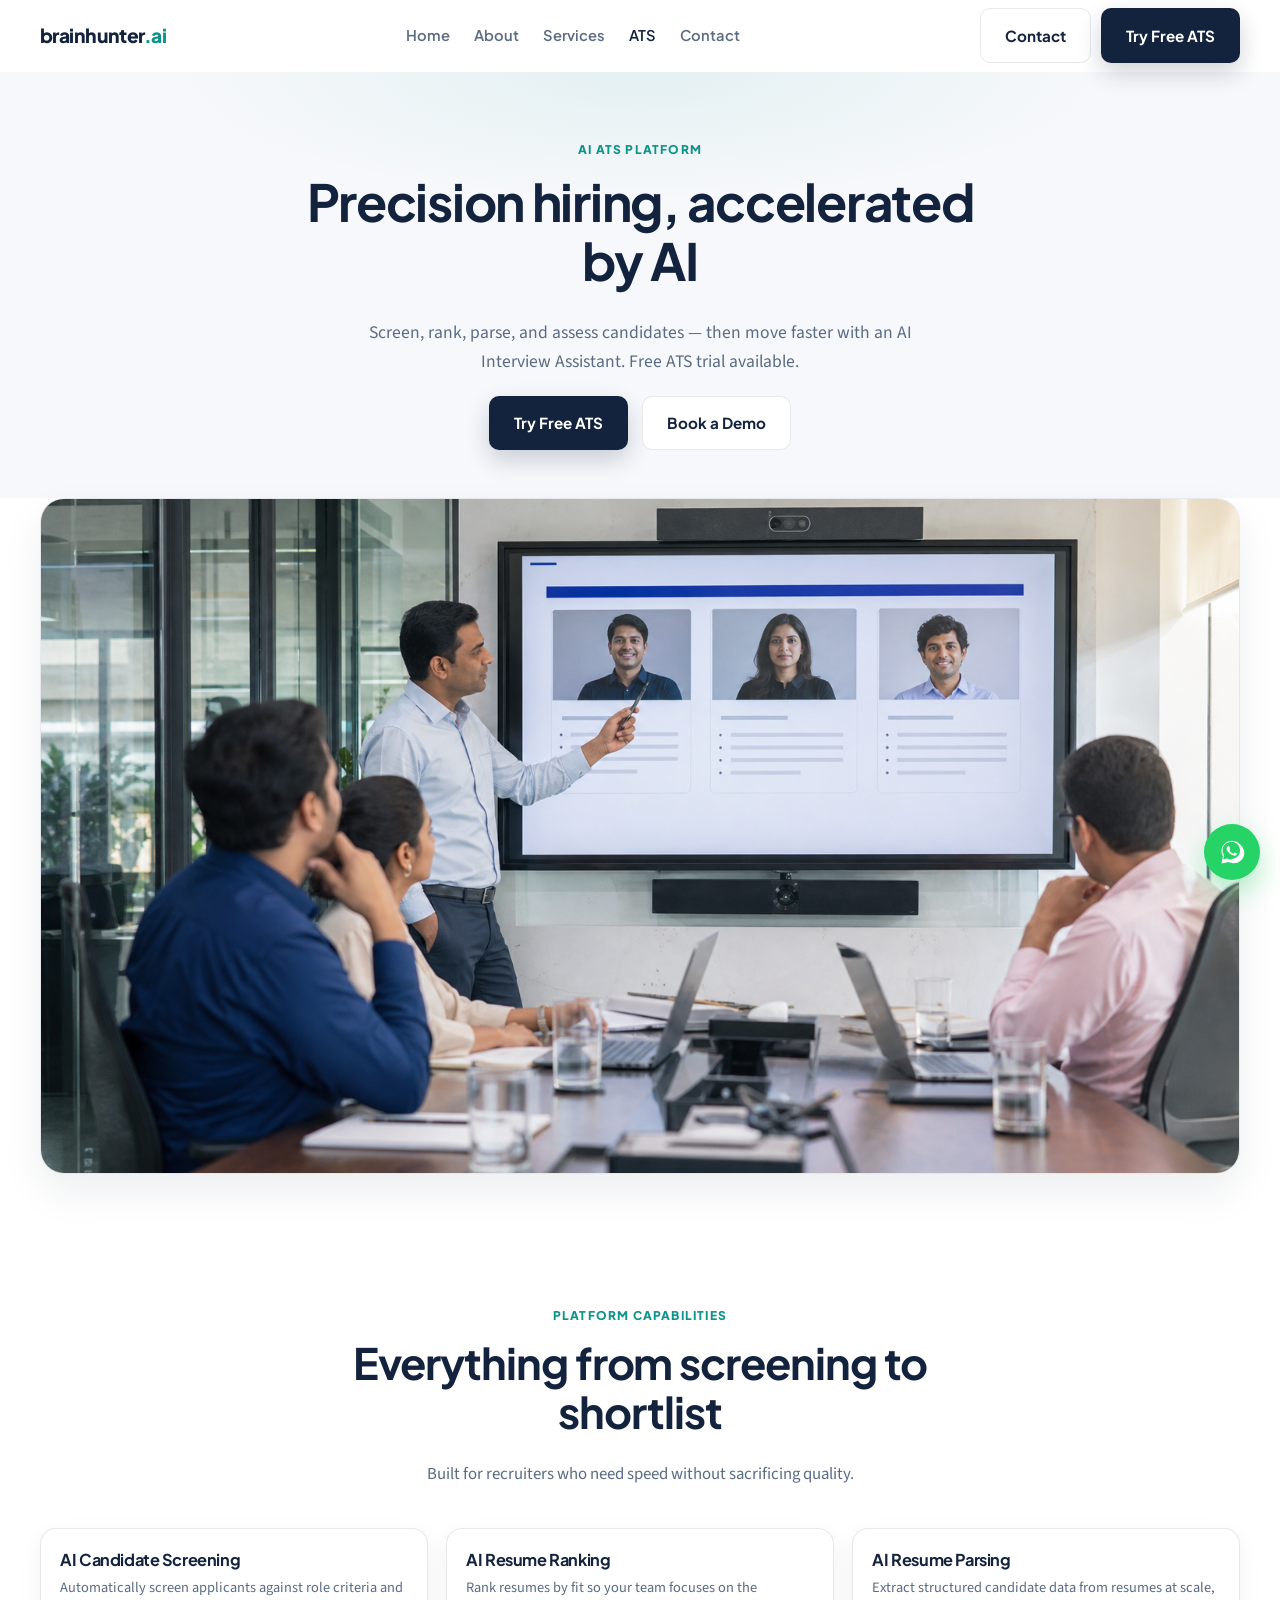
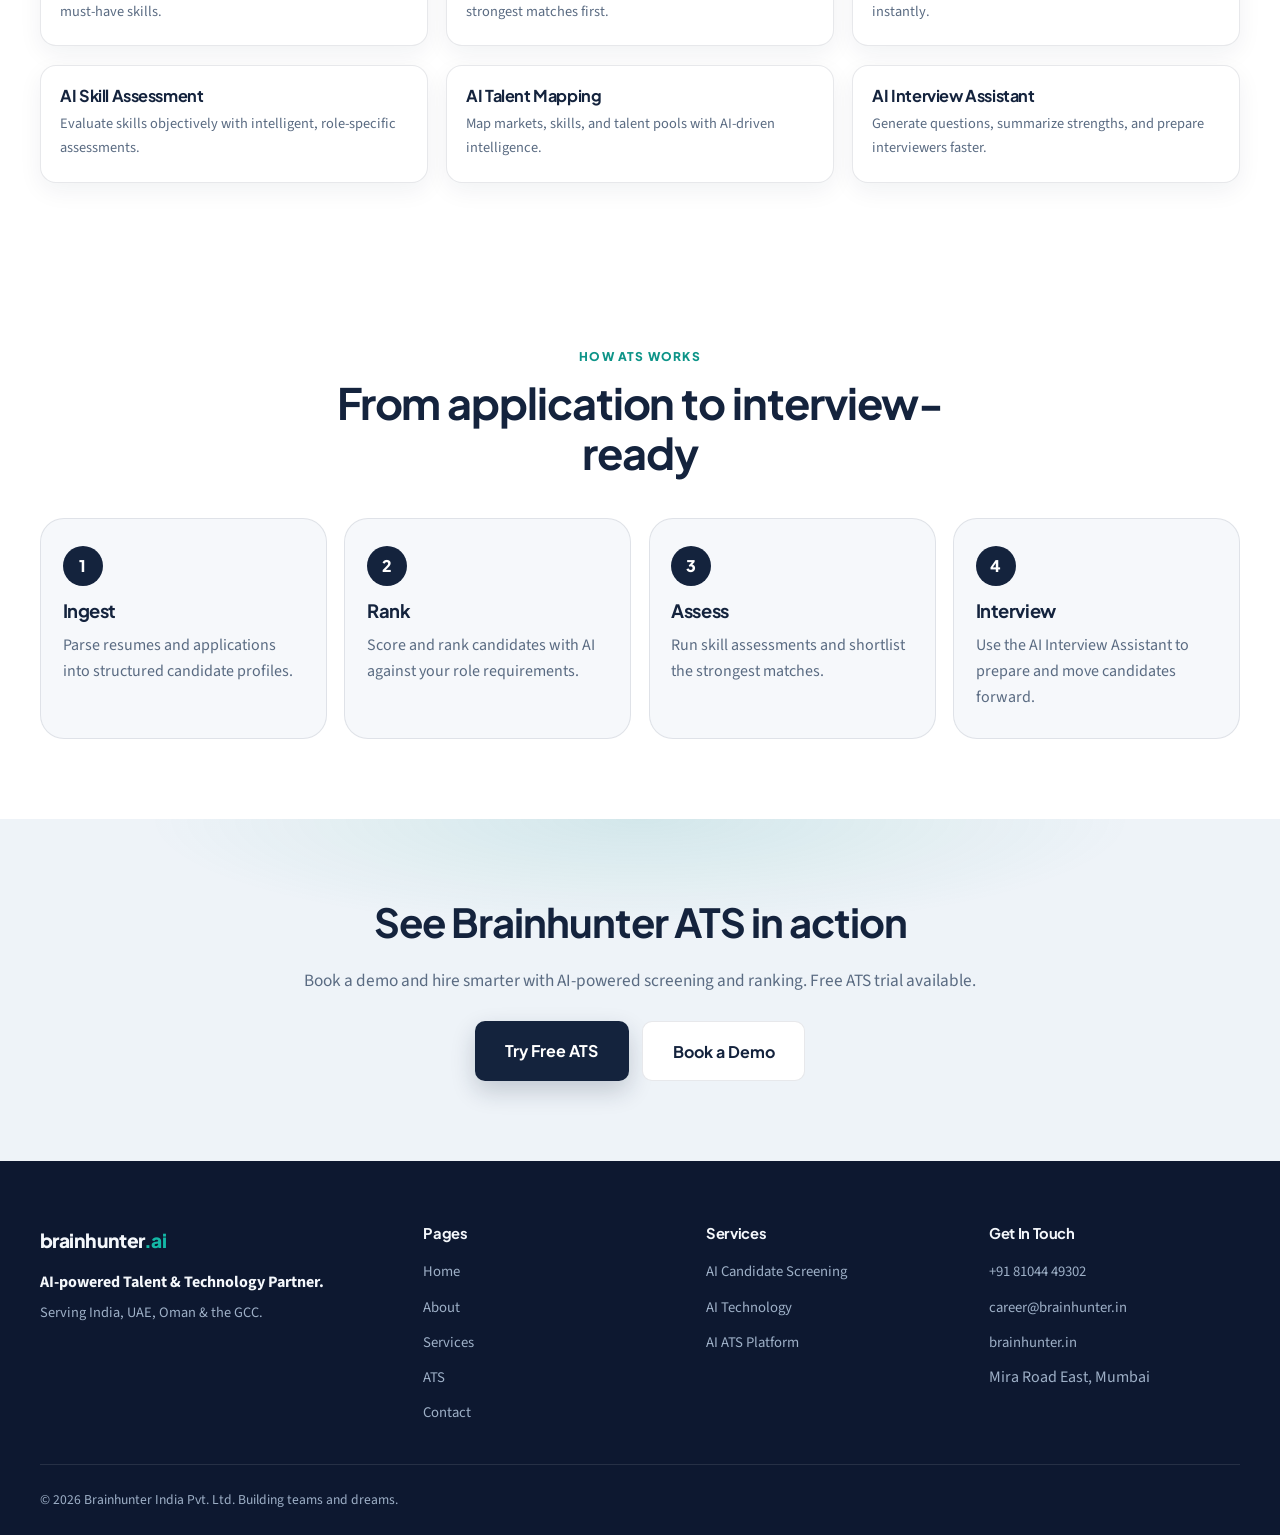
<file: ats.html>
<!DOCTYPE html>
<html lang="en">
<head>
  <meta charset="UTF-8" />
  <meta name="viewport" content="width=device-width, initial-scale=1.0, viewport-fit=cover" />
  <title>AI ATS — Brainhunter.ai</title>
  <meta name="description" content="Brainhunter.ai ATS — AI Candidate Screening, Resume Ranking, Resume Parsing, Skill Assessment, and Interview Assistant. Free ATS trial available." />
  <link rel="icon" href="assets/favicon.svg" type="image/svg+xml" />
  <link rel="preconnect" href="https://fonts.googleapis.com" />
  <link rel="preconnect" href="https://fonts.gstatic.com" crossorigin />
  <link href="https://fonts.googleapis.com/css2?family=Plus+Jakarta+Sans:wght@500;600;700;800&family=Source+Sans+3:wght@400;500;600;700&display=swap" rel="stylesheet" />
  <link rel="stylesheet" href="css/styles.css" />
</head>
<body data-page="ats">
  <header class="site-header" id="top">
    <div class="container header-inner">
      <a class="logo" href="index.html" aria-label="Brainhunter.ai home">
        <span class="logo-name">brainhunter<span class="logo-dot">.ai</span></span>
      </a>
      <nav class="nav" id="nav" aria-label="Primary">
        <a href="index.html" data-nav="home">Home</a>
        <a href="about.html" data-nav="about">About</a>
        <a href="services.html" data-nav="services">Services</a>
        <a href="ats.html" data-nav="ats">ATS</a>
        <a href="contact.html" data-nav="contact">Contact</a>
      </nav>
      <div class="header-actions">
        <a class="btn btn-ghost" href="contact.html">Contact</a>
        <a class="btn btn-primary" href="contact.html">Try Free ATS</a>
        <button class="nav-toggle" id="navToggle" aria-label="Open menu" aria-expanded="false"><span></span><span></span><span></span></button>
      </div>
    </div>
  </header>

  <main>
    <section class="page-hero">
      <div class="container page-hero-inner reveal">
        <p class="eyebrow">AI ATS Platform</p>
        <h1>Precision hiring, accelerated by AI</h1>
        <p class="page-lead">Screen, rank, parse, and assess candidates — then move faster with an AI Interview Assistant. Free ATS trial available.</p>
        <div class="hero-ctas page-hero-ctas">
          <a class="btn btn-primary" href="contact.html">Try Free ATS</a>
          <button type="button" class="btn btn-outline js-open-demo">Book a Demo</button>
        </div>
      </div>
    </section>

    <section class="showcase">
      <div class="container reveal">
        <div class="showcase-frame">
          <img src="assets/img-ats-showcase-indian.png" alt="Indian hiring team reviewing candidates on a conference screen" width="1200" height="675" />
        </div>
      </div>
    </section>

    <section class="offerings">
      <div class="container">
        <div class="section-head reveal">
          <p class="eyebrow">Platform Capabilities</p>
          <h2>Everything from screening to shortlist</h2>
          <p class="section-sub">Built for recruiters who need speed without sacrificing quality.</p>
        </div>
        <div class="offer-grid cols-3">
          <article class="offer reveal"><h3>AI Candidate Screening</h3><p>Automatically screen applicants against role criteria and must-have skills.</p></article>
          <article class="offer reveal"><h3>AI Resume Ranking</h3><p>Rank resumes by fit so your team focuses on the strongest matches first.</p></article>
          <article class="offer reveal"><h3>AI Resume Parsing</h3><p>Extract structured candidate data from resumes at scale, instantly.</p></article>
          <article class="offer reveal"><h3>AI Skill Assessment</h3><p>Evaluate skills objectively with intelligent, role-specific assessments.</p></article>
          <article class="offer reveal"><h3>AI Talent Mapping</h3><p>Map markets, skills, and talent pools with AI-driven intelligence.</p></article>
          <article class="offer reveal"><h3>AI Interview Assistant</h3><p>Generate questions, summarize strengths, and prepare interviewers faster.</p></article>
        </div>
      </div>
    </section>

    <section class="how">
      <div class="container">
        <div class="section-head reveal">
          <p class="eyebrow">How ATS Works</p>
          <h2>From application to interview-ready</h2>
        </div>
        <ol class="steps">
          <li class="step reveal"><span class="step-num">1</span><h3>Ingest</h3><p>Parse resumes and applications into structured candidate profiles.</p></li>
          <li class="step reveal"><span class="step-num">2</span><h3>Rank</h3><p>Score and rank candidates with AI against your role requirements.</p></li>
          <li class="step reveal"><span class="step-num">3</span><h3>Assess</h3><p>Run skill assessments and shortlist the strongest matches.</p></li>
          <li class="step reveal"><span class="step-num">4</span><h3>Interview</h3><p>Use the AI Interview Assistant to prepare and move candidates forward.</p></li>
        </ol>
      </div>
    </section>

    <section class="cta-band">
      <div class="container cta-inner reveal">
        <h2>See Brainhunter ATS in action</h2>
        <p>Book a demo and hire smarter with AI-powered screening and ranking. Free ATS trial available.</p>
        <div class="hero-ctas page-hero-ctas">
          <a class="btn btn-primary btn-lg" href="contact.html">Try Free ATS</a>
          <button type="button" class="btn btn-outline btn-lg js-open-demo">Book a Demo</button>
        </div>
      </div>
    </section>
  </main>

  <footer class="site-footer">
    <div class="container footer-grid">
      <div class="footer-brand">
        <a class="logo" href="index.html"><span class="logo-name">brainhunter<span class="logo-dot">.ai</span></span></a>
        <p class="footer-tag">AI-powered Talent &amp; Technology Partner.</p>
        <p class="footer-desc">Serving India, UAE, Oman &amp; the GCC.</p>
      </div>
      <div><h4>Pages</h4><ul><li><a href="index.html">Home</a></li><li><a href="about.html">About</a></li><li><a href="services.html">Services</a></li><li><a href="ats.html">ATS</a></li><li><a href="contact.html">Contact</a></li></ul></div>
      <div><h4>Services</h4><ul><li><a href="services.html#talent">AI Candidate Screening</a></li><li><a href="services.html#technology">AI Technology</a></li><li><a href="ats.html">AI ATS Platform</a></li></ul></div>
      <div><h4>Get In Touch</h4><ul><li><a href="tel:+918104449302">+91 81044 49302</a></li><li><a href="mailto:career@brainhunter.in">career@brainhunter.in</a></li><li><a href="https://www.brainhunter.in/" target="_blank" rel="noopener">brainhunter.in</a></li><li>Mira Road East, Mumbai</li></ul></div>
    </div>
    <div class="container footer-bottom"><p>© <span id="year"></span> Brainhunter India Pvt. Ltd. Building teams and dreams.</p></div>
  </footer>

  <a class="whatsapp-float" href="https://wa.me/918104449302" target="_blank" rel="noopener" aria-label="Chat on WhatsApp">
    <svg viewBox="0 0 32 32" width="28" height="28" aria-hidden="true"><path fill="currentColor" d="M16.1 3C9.4 3 4 8.3 4 14.9c0 2.1.6 4.1 1.6 5.9L4 29l8.4-1.6c1.7.9 3.6 1.4 5.6 1.4 6.7 0 12.1-5.3 12.1-12S22.8 3 16.1 3zm0 21.9c-1.7 0-3.4-.5-4.9-1.3l-.3-.2-5 1 1-4.8-.2-.3c-1-1.5-1.5-3.3-1.5-5.1 0-5.4 4.5-9.8 10-9.8s10 4.4 10 9.8-4.5 9.7-10.1 9.7zm5.5-7.3c-.3-.2-1.8-.9-2.1-1-.3-.1-.5-.2-.7.2-.2.3-.8 1-.9 1.1-.2.2-.3.2-.6 0-.3-.2-1.3-.5-2.4-1.5-.9-.8-1.5-1.8-1.7-2.1-.2-.3 0-.5.1-.6.1-.1.3-.3.4-.5.1-.2.2-.3.3-.5.1-.2 0-.4 0-.5 0-.2-.7-1.7-1-2.3-.2-.6-.5-.5-.7-.5h-.6c-.2 0-.5.1-.8.4-.3.3-1 1-1 2.4s1 2.8 1.2 3c.2.2 2 3.1 4.9 4.3 1.8.8 2.5.8 3.4.7.5-.1 1.8-.7 2-1.4.2-.7.2-1.3.2-1.4 0-.2-.2-.3-.5-.4z"/></svg>
  </a>

  <div class="demo-modal" id="demoModal" hidden>
    <div class="demo-modal-backdrop js-close-demo" tabindex="-1"></div>
    <div class="demo-modal-dialog" role="dialog" aria-modal="true" aria-labelledby="demoModalTitle">
      <button type="button" class="demo-modal-close js-close-demo" aria-label="Close">&times;</button>
      <h2 id="demoModalTitle">Book a Demo</h2>
      <p class="demo-modal-lead">Tell us a little about you — we’ll get back to you soon.</p>
      <form class="contact-form js-mail-form" id="demoForm" action="https://formsubmit.co/career@brainhunter.in" method="POST">
        <input type="hidden" name="_subject" value="Book a Demo — Brainhunter.ai" />
        <input type="hidden" name="_captcha" value="false" />
        <input type="hidden" name="_template" value="table" />
        <input type="text" name="_honey" style="display:none" tabindex="-1" autocomplete="off" />
        <div class="form-row">
          <label class="sr-only" for="demo-name">Name</label>
          <input id="demo-name" name="name" type="text" placeholder="Your name" required />
          <label class="sr-only" for="demo-email">Work email</label>
          <input id="demo-email" name="email" type="email" placeholder="Work email" required />
        </div>
        <div class="form-row">
          <label class="sr-only" for="demo-phone">Phone</label>
          <input id="demo-phone" name="phone" type="tel" placeholder="Phone" />
          <label class="sr-only" for="demo-company">Company</label>
          <input id="demo-company" name="company" type="text" placeholder="Company" />
        </div>
        <div class="form-row single">
          <label class="sr-only" for="demo-message">Message</label>
          <textarea id="demo-message" name="message" rows="4" placeholder="How can we help?"></textarea>
        </div>
        <button type="submit" class="btn btn-primary btn-lg">Send Request</button>
        <p class="form-note" id="demoFormNote" hidden>Thank you — your demo request has been sent. We’ll get back to you soon.</p>
      </form>
    </div>
  </div>

  <script src="js/main.js"></script>
</body>
</html>
</file>
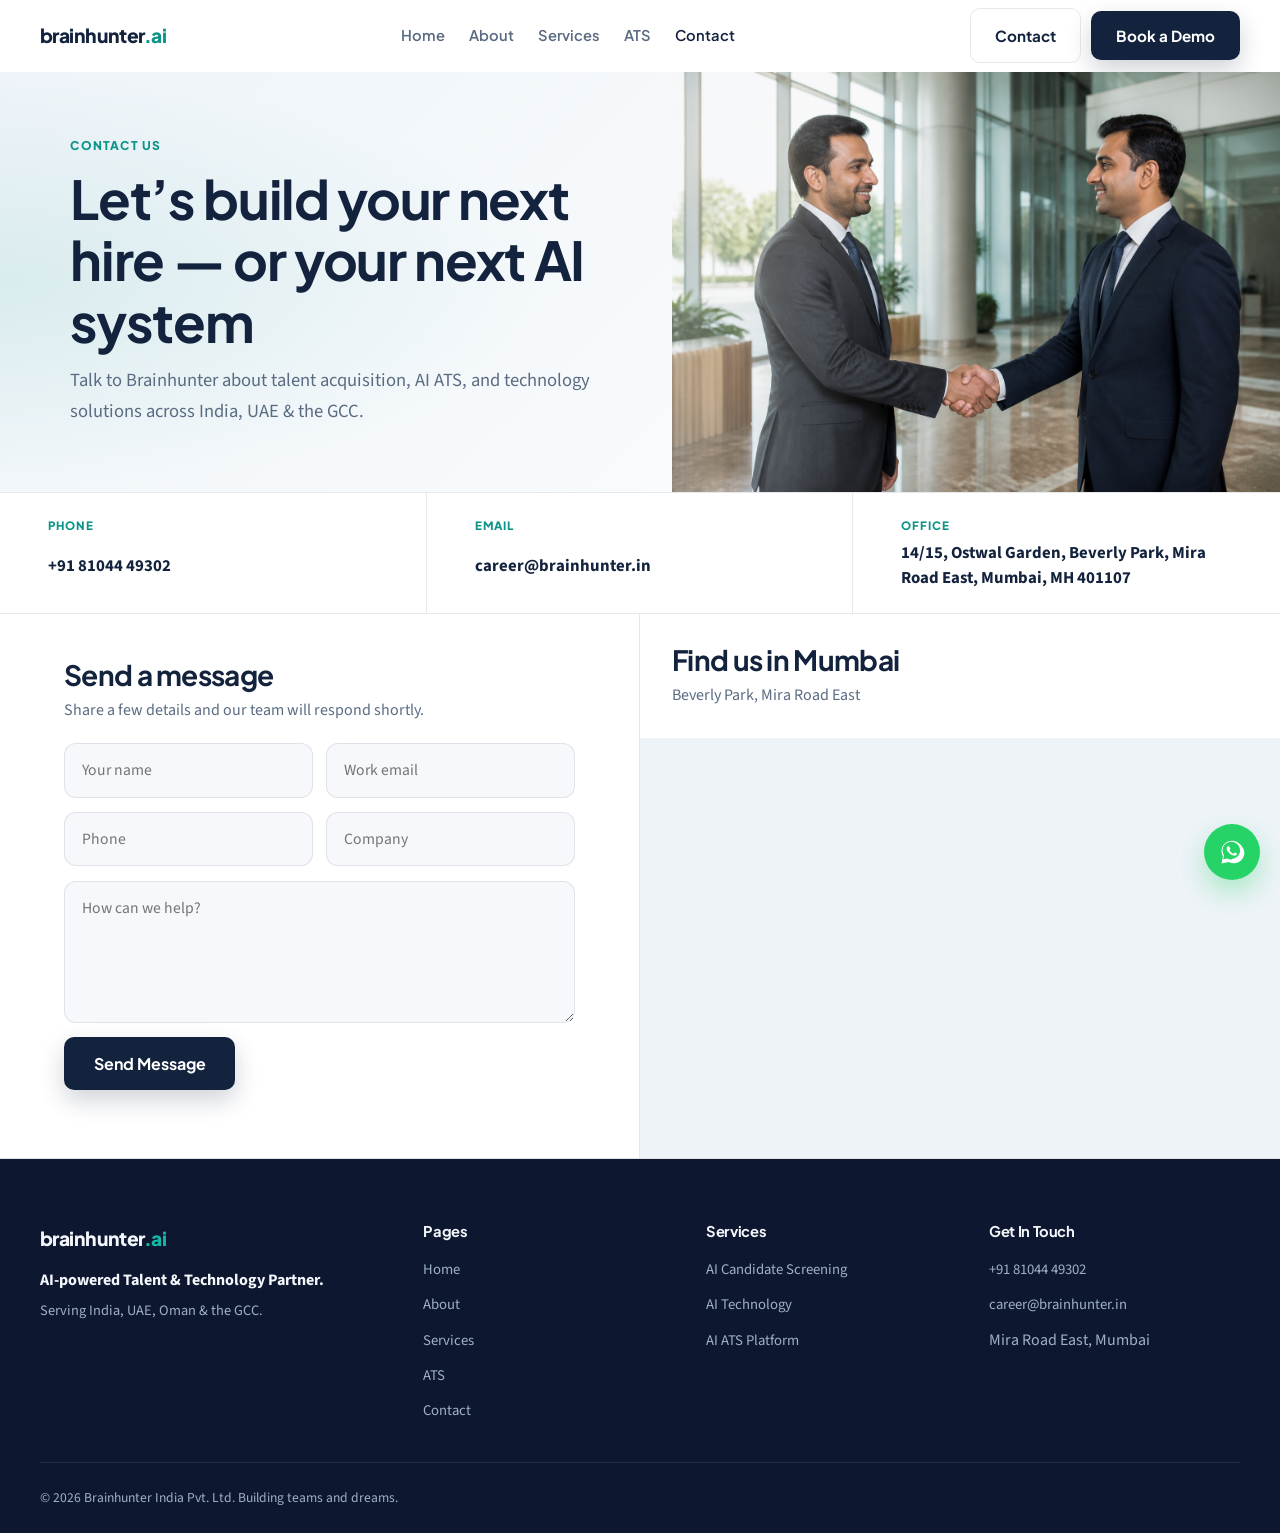
<file: contact.html>
<!DOCTYPE html>
<html lang="en">
<head>
  <meta charset="UTF-8" />
  <meta name="viewport" content="width=device-width, initial-scale=1.0, viewport-fit=cover" />
  <title>Contact — Brainhunter.ai</title>
  <meta name="description" content="Contact Brainhunter.ai — +91 81044 49302, career@brainhunter.in, Mira Road East, Mumbai." />
  <link rel="icon" href="assets/favicon.svg" type="image/svg+xml" />
  <link rel="preconnect" href="https://fonts.googleapis.com" />
  <link rel="preconnect" href="https://fonts.gstatic.com" crossorigin />
  <link href="https://fonts.googleapis.com/css2?family=Plus+Jakarta+Sans:wght@500;600;700;800&family=Source+Sans+3:wght@400;500;600;700&display=swap" rel="stylesheet" />
  <link rel="stylesheet" href="css/styles.css" />
</head>
<body data-page="contact">
  <header class="site-header" id="top">
    <div class="container header-inner">
      <a class="logo" href="index.html" aria-label="Brainhunter.ai home">
        <span class="logo-name">brainhunter<span class="logo-dot">.ai</span></span>
      </a>
      <nav class="nav" id="nav" aria-label="Primary">
        <a href="index.html" data-nav="home">Home</a>
        <a href="about.html" data-nav="about">About</a>
        <a href="services.html" data-nav="services">Services</a>
        <a href="ats.html" data-nav="ats">ATS</a>
        <a href="contact.html" data-nav="contact">Contact</a>
      </nav>
      <div class="header-actions">
        <a class="btn btn-ghost" href="contact.html">Contact</a>
        <button type="button" class="btn btn-primary js-open-demo">Book a Demo</button>
        <button class="nav-toggle" id="navToggle" aria-label="Open menu" aria-expanded="false"><span></span><span></span><span></span></button>
      </div>
    </div>
  </header>

  <main class="contact-main">
    <section class="contact-shell">
      <div class="contact-top">
        <div class="contact-top-copy reveal">
          <p class="eyebrow">Contact Us</p>
          <h1>Let’s build your next hire — or your next AI system</h1>
          <p class="contact-intro-lead">Talk to Brainhunter about talent acquisition, AI ATS, and technology solutions across India, UAE &amp; the GCC.</p>
        </div>
        <div class="contact-top-media reveal" aria-hidden="false">
          <img src="assets/img-contact-indian.png" alt="Indian business leaders sealing a professional partnership" />
        </div>
      </div>

      <div class="contact-channels reveal" aria-label="Contact details">
        <a class="contact-channel" href="tel:+918104449302">
          <span class="contact-label">Phone</span>
          <span class="contact-channel-value">+91 81044 49302</span>
        </a>
        <a class="contact-channel" href="mailto:career@brainhunter.in">
          <span class="contact-label">Email</span>
          <span class="contact-channel-value">career@brainhunter.in</span>
        </a>
        <div class="contact-channel">
          <span class="contact-label">Office</span>
          <span class="contact-channel-value">14/15, Ostwal Garden, Beverly Park, Mira Road East, Mumbai, MH 401107</span>
        </div>
      </div>

      <div class="contact-body">
        <div class="contact-form-panel reveal">
          <h2>Send a message</h2>
          <p class="contact-form-lead">Share a few details and our team will respond shortly.</p>
          <form class="contact-form js-mail-form" id="contactForm" action="https://formsubmit.co/career@brainhunter.in" method="POST">
            <input type="hidden" name="_subject" value="Contact / Demo Request — Brainhunter.ai" />
            <input type="hidden" name="_captcha" value="false" />
            <input type="hidden" name="_template" value="table" />
            <input type="text" name="_honey" style="display:none" tabindex="-1" autocomplete="off" />
            <div class="form-row">
              <label class="sr-only" for="name">Name</label>
              <input id="name" name="name" type="text" placeholder="Your name" required />
              <label class="sr-only" for="email">Work email</label>
              <input id="email" name="email" type="email" placeholder="Work email" required />
            </div>
            <div class="form-row">
              <label class="sr-only" for="phone">Phone</label>
              <input id="phone" name="phone" type="tel" placeholder="Phone" />
              <label class="sr-only" for="company">Company</label>
              <input id="company" name="company" type="text" placeholder="Company" />
            </div>
            <div class="form-row single">
              <label class="sr-only" for="message">Message</label>
              <textarea id="message" name="message" rows="5" placeholder="How can we help?"></textarea>
            </div>
            <button type="submit" class="btn btn-primary btn-lg">Send Message</button>
            <p class="form-note" id="formNote" hidden>Thank you — your message has been sent. We’ll get back to you soon.</p>
          </form>
        </div>

        <aside class="contact-map-panel reveal">
          <div class="contact-map-panel-head">
            <h2>Find us in Mumbai</h2>
            <p>Beverly Park, Mira Road East</p>
          </div>
          <div class="contact-map">
            <iframe
              title="Brainhunter office location map"
              loading="lazy"
              referrerpolicy="no-referrer-when-downgrade"
              src="https://maps.google.com/maps?q=14%2F15%20Ostwal%20Garden%20Beverly%20Park%20Mira%20Road%20East%20Mumbai%20401107&z=15&output=embed"
              allowfullscreen
            ></iframe>
          </div>
        </aside>
      </div>
    </section>
  </main>

  <footer class="site-footer">
    <div class="container footer-grid">
      <div class="footer-brand">
        <a class="logo" href="index.html"><span class="logo-name">brainhunter<span class="logo-dot">.ai</span></span></a>
        <p class="footer-tag">AI-powered Talent &amp; Technology Partner.</p>
        <p class="footer-desc">Serving India, UAE, Oman &amp; the GCC.</p>
      </div>
      <div><h4>Pages</h4><ul><li><a href="index.html">Home</a></li><li><a href="about.html">About</a></li><li><a href="services.html">Services</a></li><li><a href="ats.html">ATS</a></li><li><a href="contact.html">Contact</a></li></ul></div>
      <div><h4>Services</h4><ul><li><a href="services.html#talent">AI Candidate Screening</a></li><li><a href="services.html#technology">AI Technology</a></li><li><a href="ats.html">AI ATS Platform</a></li></ul></div>
      <div><h4>Get In Touch</h4><ul><li><a href="tel:+918104449302">+91 81044 49302</a></li><li><a href="mailto:career@brainhunter.in">career@brainhunter.in</a></li><li>Mira Road East, Mumbai</li></ul></div>
    </div>
    <div class="container footer-bottom"><p>© <span id="year"></span> Brainhunter India Pvt. Ltd. Building teams and dreams.</p></div>
  </footer>

  <div class="demo-modal" id="demoModal" hidden>
    <div class="demo-modal-backdrop js-close-demo" tabindex="-1"></div>
    <div class="demo-modal-dialog" role="dialog" aria-modal="true" aria-labelledby="demoModalTitle">
      <button type="button" class="demo-modal-close js-close-demo" aria-label="Close">&times;</button>
      <h2 id="demoModalTitle">Book a Demo</h2>
      <p class="demo-modal-lead">Tell us a little about you — we’ll get back to you soon.</p>
      <form class="contact-form js-mail-form" id="demoForm" action="https://formsubmit.co/career@brainhunter.in" method="POST">
        <input type="hidden" name="_subject" value="Book a Demo — Brainhunter.ai" />
        <input type="hidden" name="_captcha" value="false" />
        <input type="hidden" name="_template" value="table" />
        <input type="text" name="_honey" style="display:none" tabindex="-1" autocomplete="off" />
        <div class="form-row">
          <label class="sr-only" for="demo-name">Name</label>
          <input id="demo-name" name="name" type="text" placeholder="Your name" required />
          <label class="sr-only" for="demo-email">Work email</label>
          <input id="demo-email" name="email" type="email" placeholder="Work email" required />
        </div>
        <div class="form-row">
          <label class="sr-only" for="demo-phone">Phone</label>
          <input id="demo-phone" name="phone" type="tel" placeholder="Phone" />
          <label class="sr-only" for="demo-company">Company</label>
          <input id="demo-company" name="company" type="text" placeholder="Company" />
        </div>
        <div class="form-row single">
          <label class="sr-only" for="demo-message">Message</label>
          <textarea id="demo-message" name="message" rows="4" placeholder="How can we help?"></textarea>
        </div>
        <button type="submit" class="btn btn-primary btn-lg">Send Request</button>
        <p class="form-note" id="demoFormNote" hidden>Thank you — your demo request has been sent. We’ll get back to you soon.</p>
      </form>
    </div>
  </div>

  <a class="whatsapp-float" href="https://wa.me/918104449302" target="_blank" rel="noopener" aria-label="Chat on WhatsApp">
    <svg viewBox="0 0 32 32" width="28" height="28" aria-hidden="true"><path fill="currentColor" d="M16.1 3C9.4 3 4 8.3 4 14.9c0 2.1.6 4.1 1.6 5.9L4 29l8.4-1.6c1.7.9 3.6 1.4 5.6 1.4 6.7 0 12.1-5.3 12.1-12S22.8 3 16.1 3zm0 21.9c-1.7 0-3.4-.5-4.9-1.3l-.3-.2-5 1 1-4.8-.2-.3c-1-1.5-1.5-3.3-1.5-5.1 0-5.4 4.5-9.8 10-9.8s10 4.4 10 9.8-4.5 9.7-10.1 9.7zm5.5-7.3c-.3-.2-1.8-.9-2.1-1-.3-.1-.5-.2-.7.2-.2.3-.8 1-.9 1.1-.2.2-.3.2-.6 0-.3-.2-1.3-.5-2.4-1.5-.9-.8-1.5-1.8-1.7-2.1-.2-.3 0-.5.1-.6.1-.1.3-.3.4-.5.1-.2.2-.3.3-.5.1-.2 0-.4 0-.5 0-.2-.7-1.7-1-2.3-.2-.6-.5-.5-.7-.5h-.6c-.2 0-.5.1-.8.4-.3.3-1 1-1 2.4s1 2.8 1.2 3c.2.2 2 3.1 4.9 4.3 1.8.8 2.5.8 3.4.7.5-.1 1.8-.7 2-1.4.2-.7.2-1.3.2-1.4 0-.2-.2-.3-.5-.4z"/></svg>
  </a>
  <script src="js/main.js"></script>
</body>
</html>
</file>
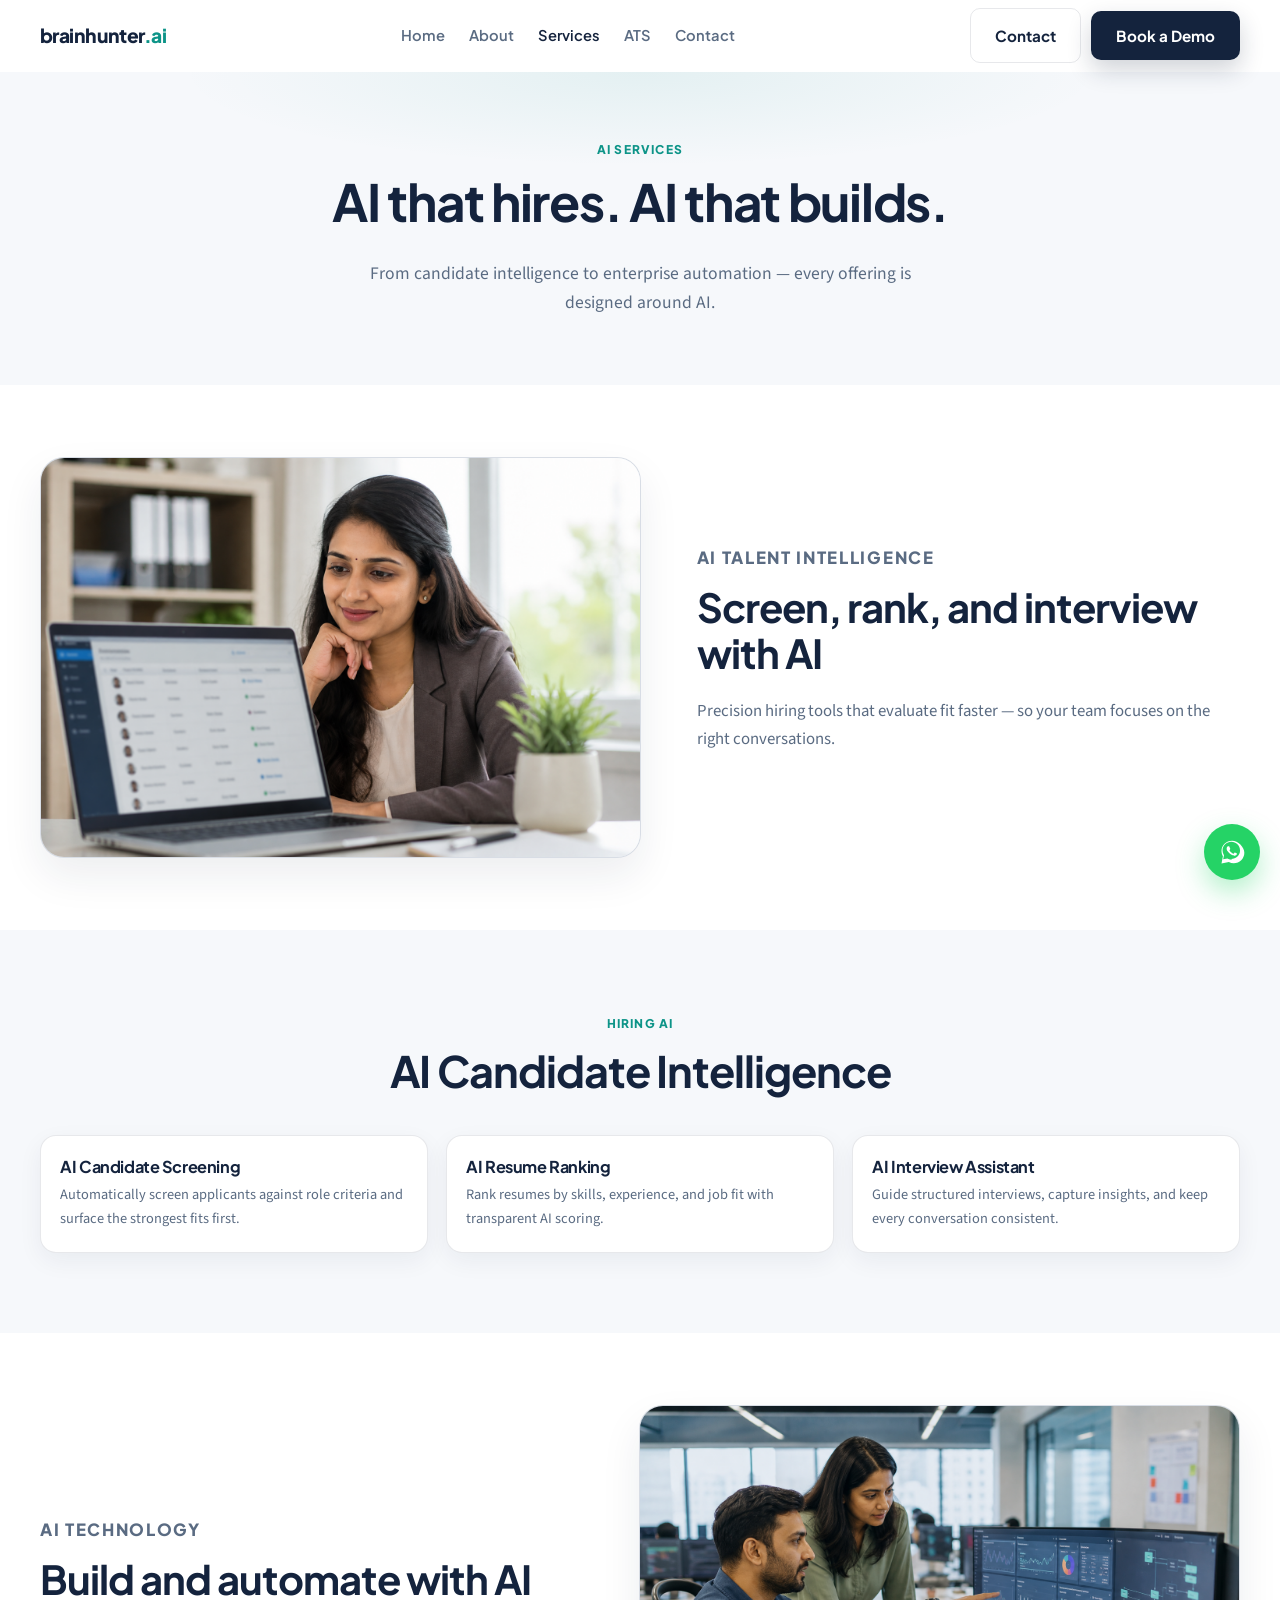
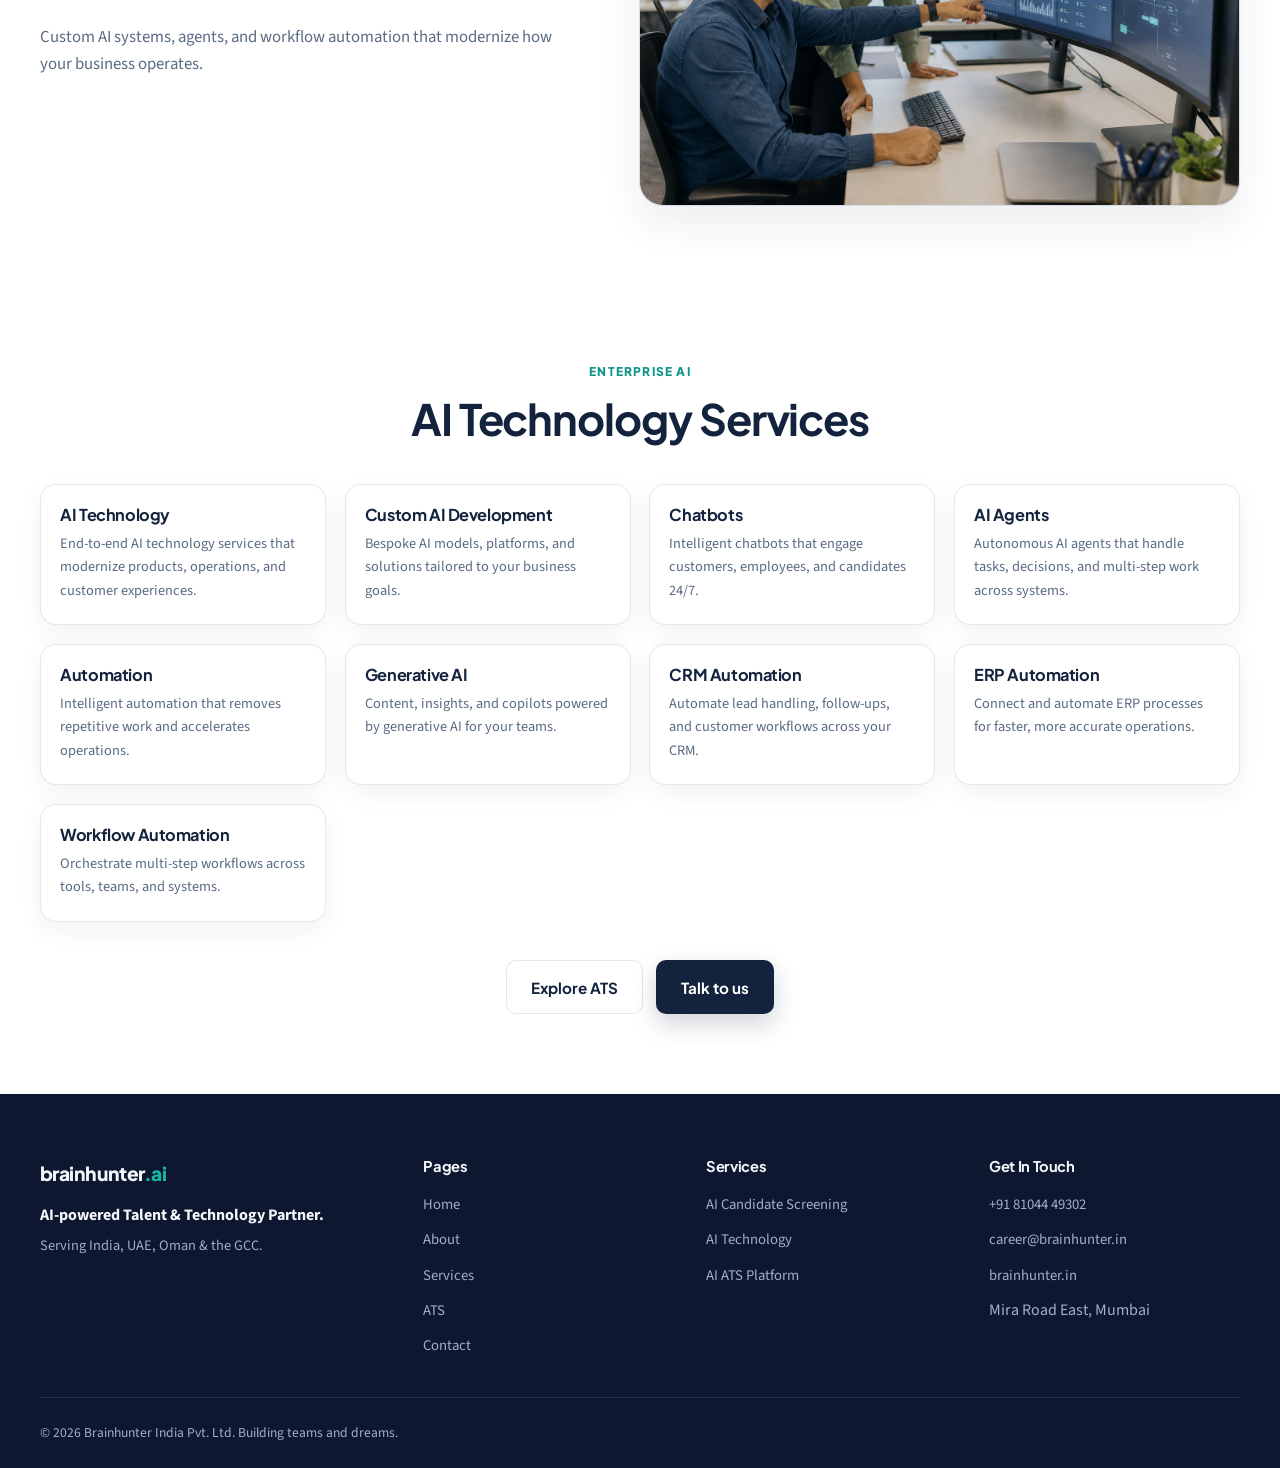
<file: services.html>
<!DOCTYPE html>
<html lang="en">
<head>
  <meta charset="UTF-8" />
  <meta name="viewport" content="width=device-width, initial-scale=1.0, viewport-fit=cover" />
  <title>Services — Brainhunter.ai</title>
  <meta name="description" content="AI-focused services from Brainhunter.ai: candidate screening, resume ranking, interview assistant, custom AI, chatbots, agents, automation, and more." />
  <link rel="icon" href="assets/favicon.svg" type="image/svg+xml" />
  <link rel="preconnect" href="https://fonts.googleapis.com" />
  <link rel="preconnect" href="https://fonts.gstatic.com" crossorigin />
  <link href="https://fonts.googleapis.com/css2?family=Plus+Jakarta+Sans:wght@500;600;700;800&family=Source+Sans+3:wght@400;500;600;700&display=swap" rel="stylesheet" />
  <link rel="stylesheet" href="css/styles.css" />
</head>
<body data-page="services">
  <header class="site-header" id="top">
    <div class="container header-inner">
      <a class="logo" href="index.html" aria-label="Brainhunter.ai home">
        <span class="logo-name">brainhunter<span class="logo-dot">.ai</span></span>
      </a>
      <nav class="nav" id="nav" aria-label="Primary">
        <a href="index.html" data-nav="home">Home</a>
        <a href="about.html" data-nav="about">About</a>
        <a href="services.html" data-nav="services">Services</a>
        <a href="ats.html" data-nav="ats">ATS</a>
        <a href="contact.html" data-nav="contact">Contact</a>
      </nav>
      <div class="header-actions">
        <a class="btn btn-ghost" href="contact.html">Contact</a>
        <button type="button" class="btn btn-primary js-open-demo">Book a Demo</button>
        <button class="nav-toggle" id="navToggle" aria-label="Open menu" aria-expanded="false"><span></span><span></span><span></span></button>
      </div>
    </div>
  </header>

  <main>
    <section class="page-hero">
      <div class="container page-hero-inner reveal">
        <p class="eyebrow">AI Services</p>
        <h1>AI that hires. AI that builds.</h1>
        <p class="page-lead">From candidate intelligence to enterprise automation — every offering is designed around AI.</p>
      </div>
    </section>

    <section class="split" id="talent">
      <div class="container split-grid">
        <div class="split-media reveal">
          <img src="assets/img-ats-indian.png" alt="Recruiter using AI candidate screening tools" />
        </div>
        <div class="split-copy reveal">
          <p class="eyebrow">AI Talent Intelligence</p>
          <h2>Screen, rank, and interview with AI</h2>
          <p>Precision hiring tools that evaluate fit faster — so your team focuses on the right conversations.</p>
        </div>
      </div>
    </section>

    <section class="offerings soft">
      <div class="container">
        <div class="section-head reveal">
          <p class="eyebrow">Hiring AI</p>
          <h2>AI Candidate Intelligence</h2>
        </div>
        <div class="offer-grid cols-3">
          <article class="offer reveal"><h3>AI Candidate Screening</h3><p>Automatically screen applicants against role criteria and surface the strongest fits first.</p></article>
          <article class="offer reveal"><h3>AI Resume Ranking</h3><p>Rank resumes by skills, experience, and job fit with transparent AI scoring.</p></article>
          <article class="offer reveal"><h3>AI Interview Assistant</h3><p>Guide structured interviews, capture insights, and keep every conversation consistent.</p></article>
        </div>
      </div>
    </section>

    <section class="split" id="technology">
      <div class="container split-grid reverse">
        <div class="split-media reveal">
          <img src="assets/img-automation-indian.png" alt="Team reviewing AI automation dashboards" />
        </div>
        <div class="split-copy reveal">
          <p class="eyebrow">AI Technology</p>
          <h2>Build and automate with AI</h2>
          <p>Custom AI systems, agents, and workflow automation that modernize how your business operates.</p>
        </div>
      </div>
    </section>

    <section class="offerings">
      <div class="container">
        <div class="section-head reveal">
          <p class="eyebrow">Enterprise AI</p>
          <h2>AI Technology Services</h2>
        </div>
        <div class="offer-grid">
          <article class="offer reveal"><h3>AI Technology</h3><p>End-to-end AI technology services that modernize products, operations, and customer experiences.</p></article>
          <article class="offer reveal"><h3>Custom AI Development</h3><p>Bespoke AI models, platforms, and solutions tailored to your business goals.</p></article>
          <article class="offer reveal"><h3>Chatbots</h3><p>Intelligent chatbots that engage customers, employees, and candidates 24/7.</p></article>
          <article class="offer reveal"><h3>AI Agents</h3><p>Autonomous AI agents that handle tasks, decisions, and multi-step work across systems.</p></article>
          <article class="offer reveal"><h3>Automation</h3><p>Intelligent automation that removes repetitive work and accelerates operations.</p></article>
          <article class="offer reveal"><h3>Generative AI</h3><p>Content, insights, and copilots powered by generative AI for your teams.</p></article>
          <article class="offer reveal"><h3>CRM Automation</h3><p>Automate lead handling, follow-ups, and customer workflows across your CRM.</p></article>
          <article class="offer reveal"><h3>ERP Automation</h3><p>Connect and automate ERP processes for faster, more accurate operations.</p></article>
          <article class="offer reveal"><h3>Workflow Automation</h3><p>Orchestrate multi-step workflows across tools, teams, and systems.</p></article>
        </div>
        <div class="section-cta reveal">
          <a class="btn btn-outline" href="ats.html">Explore ATS</a>
          <a class="btn btn-primary" href="contact.html">Talk to us</a>
        </div>
      </div>
    </section>
  </main>

  <footer class="site-footer">
    <div class="container footer-grid">
      <div class="footer-brand">
        <a class="logo" href="index.html"><span class="logo-name">brainhunter<span class="logo-dot">.ai</span></span></a>
        <p class="footer-tag">AI-powered Talent &amp; Technology Partner.</p>
        <p class="footer-desc">Serving India, UAE, Oman &amp; the GCC.</p>
      </div>
      <div><h4>Pages</h4><ul><li><a href="index.html">Home</a></li><li><a href="about.html">About</a></li><li><a href="services.html">Services</a></li><li><a href="ats.html">ATS</a></li><li><a href="contact.html">Contact</a></li></ul></div>
      <div><h4>Services</h4><ul><li><a href="services.html#talent">AI Candidate Screening</a></li><li><a href="services.html#technology">AI Technology</a></li><li><a href="ats.html">AI ATS Platform</a></li></ul></div>
      <div><h4>Get In Touch</h4><ul><li><a href="tel:+918104449302">+91 81044 49302</a></li><li><a href="mailto:career@brainhunter.in">career@brainhunter.in</a></li><li><a href="https://www.brainhunter.in/" target="_blank" rel="noopener">brainhunter.in</a></li><li>Mira Road East, Mumbai</li></ul></div>
    </div>
    <div class="container footer-bottom"><p>© <span id="year"></span> Brainhunter India Pvt. Ltd. Building teams and dreams.</p></div>
  </footer>

  <a class="whatsapp-float" href="https://wa.me/918104449302" target="_blank" rel="noopener" aria-label="Chat on WhatsApp">
    <svg viewBox="0 0 32 32" width="28" height="28" aria-hidden="true"><path fill="currentColor" d="M16.1 3C9.4 3 4 8.3 4 14.9c0 2.1.6 4.1 1.6 5.9L4 29l8.4-1.6c1.7.9 3.6 1.4 5.6 1.4 6.7 0 12.1-5.3 12.1-12S22.8 3 16.1 3zm0 21.9c-1.7 0-3.4-.5-4.9-1.3l-.3-.2-5 1 1-4.8-.2-.3c-1-1.5-1.5-3.3-1.5-5.1 0-5.4 4.5-9.8 10-9.8s10 4.4 10 9.8-4.5 9.7-10.1 9.7zm5.5-7.3c-.3-.2-1.8-.9-2.1-1-.3-.1-.5-.2-.7.2-.2.3-.8 1-.9 1.1-.2.2-.3.2-.6 0-.3-.2-1.3-.5-2.4-1.5-.9-.8-1.5-1.8-1.7-2.1-.2-.3 0-.5.1-.6.1-.1.3-.3.4-.5.1-.2.2-.3.3-.5.1-.2 0-.4 0-.5 0-.2-.7-1.7-1-2.3-.2-.6-.5-.5-.7-.5h-.6c-.2 0-.5.1-.8.4-.3.3-1 1-1 2.4s1 2.8 1.2 3c.2.2 2 3.1 4.9 4.3 1.8.8 2.5.8 3.4.7.5-.1 1.8-.7 2-1.4.2-.7.2-1.3.2-1.4 0-.2-.2-.3-.5-.4z"/></svg>
  </a>

  <div class="demo-modal" id="demoModal" hidden>
    <div class="demo-modal-backdrop js-close-demo" tabindex="-1"></div>
    <div class="demo-modal-dialog" role="dialog" aria-modal="true" aria-labelledby="demoModalTitle">
      <button type="button" class="demo-modal-close js-close-demo" aria-label="Close">&times;</button>
      <h2 id="demoModalTitle">Book a Demo</h2>
      <p class="demo-modal-lead">Tell us a little about you — we’ll get back to you soon.</p>
      <form class="contact-form js-mail-form" id="demoForm" action="https://formsubmit.co/career@brainhunter.in" method="POST">
        <input type="hidden" name="_subject" value="Book a Demo — Brainhunter.ai" />
        <input type="hidden" name="_captcha" value="false" />
        <input type="hidden" name="_template" value="table" />
        <input type="text" name="_honey" style="display:none" tabindex="-1" autocomplete="off" />
        <div class="form-row">
          <label class="sr-only" for="demo-name">Name</label>
          <input id="demo-name" name="name" type="text" placeholder="Your name" required />
          <label class="sr-only" for="demo-email">Work email</label>
          <input id="demo-email" name="email" type="email" placeholder="Work email" required />
        </div>
        <div class="form-row">
          <label class="sr-only" for="demo-phone">Phone</label>
          <input id="demo-phone" name="phone" type="tel" placeholder="Phone" />
          <label class="sr-only" for="demo-company">Company</label>
          <input id="demo-company" name="company" type="text" placeholder="Company" />
        </div>
        <div class="form-row single">
          <label class="sr-only" for="demo-message">Message</label>
          <textarea id="demo-message" name="message" rows="4" placeholder="How can we help?"></textarea>
        </div>
        <button type="submit" class="btn btn-primary btn-lg">Send Request</button>
        <p class="form-note" id="demoFormNote" hidden>Thank you — your demo request has been sent. We’ll get back to you soon.</p>
      </form>
    </div>
  </div>

  <script src="js/main.js"></script>
</body>
</html>
</file>
<file: css/styles.css>
/* Brainhunter.ai — Professional light design */
:root {
  --bg: #ffffff;
  --bg-soft: #f6f8fb;
  --bg-mist: #eef3f8;
  --surface: #ffffff;
  --navy: #14233d;
  --navy-deep: #0d1830;
  --ink: #152033;
  --muted: #5a6b82;
  --line: rgba(20, 35, 61, 0.1);
  --teal: #0d9488;
  --teal-bright: #14b8a6;
  --teal-soft: #ccfbf1;
  --steel: #2563eb;
  --white: #ffffff;
  --radius: 16px;
  --radius-lg: 24px;
  --header-h: 72px;
  --shadow: 0 18px 40px rgba(20, 35, 61, 0.08);
  --shadow-soft: 0 8px 24px rgba(20, 35, 61, 0.06);
  --font-display: "Plus Jakarta Sans", system-ui, sans-serif;
  --font-body: "Source Sans 3", system-ui, sans-serif;
  --ease: cubic-bezier(0.22, 1, 0.36, 1);
}

*, *::before, *::after { box-sizing: border-box; }
html { scroll-behavior: smooth; }

body {
  margin: 0;
  font-family: var(--font-body);
  color: var(--ink);
  background: var(--bg);
  line-height: 1.65;
  -webkit-font-smoothing: antialiased;
  overflow-x: hidden;
}

img { max-width: 100%; height: auto; display: block; }
a { color: inherit; text-decoration: none; }
ul { list-style: none; margin: 0; padding: 0; }

h1, h2, h3, h4 {
  font-family: var(--font-display);
  line-height: 1.15;
  letter-spacing: -0.025em;
  margin: 0 0 0.55em;
  font-weight: 700;
  color: var(--navy);
}

p { margin: 0 0 1em; }

.container {
  width: min(1140px, calc(100% - clamp(1.25rem, 4vw, 2.5rem) * 2));
  margin-inline: auto;
}

.sr-only {
  position: absolute; width: 1px; height: 1px; padding: 0; margin: -1px;
  overflow: hidden; clip: rect(0,0,0,0); border: 0;
}

/* Buttons */
.btn {
  display: inline-flex;
  align-items: center;
  justify-content: center;
  gap: 0.4rem;
  padding: 0.85rem 1.5rem;
  border-radius: 10px;
  font-family: var(--font-display);
  font-weight: 700;
  font-size: 0.95rem;
  border: 1.5px solid transparent;
  cursor: pointer;
  transition: transform 0.25s var(--ease), background 0.25s var(--ease),
    box-shadow 0.25s var(--ease), border-color 0.25s var(--ease), color 0.25s var(--ease);
}

.btn:hover { transform: translateY(-1px); }

.btn-primary {
  background: var(--navy);
  color: var(--white);
  box-shadow: 0 10px 24px rgba(20, 35, 61, 0.2);
}

.btn-primary:hover {
  background: var(--navy-deep);
  box-shadow: 0 14px 28px rgba(20, 35, 61, 0.28);
}

.btn-outline {
  background: var(--white);
  border-color: var(--line);
  color: var(--navy);
}

.btn-outline:hover { border-color: var(--navy); }

.btn-ghost {
  background: transparent;
  border-color: var(--line);
  color: var(--navy);
}

.btn-accent {
  background: linear-gradient(135deg, var(--teal) 0%, #0f766e 100%);
  color: var(--white);
  box-shadow: 0 10px 24px rgba(13, 148, 136, 0.25);
}

.btn-lg { padding: 1rem 1.85rem; font-size: 1rem; }

/* Header */
.site-header {
  position: sticky;
  top: 0;
  z-index: 100;
  height: var(--header-h);
  background: rgba(255, 255, 255, 0.92);
  backdrop-filter: blur(14px);
  border-bottom: 1px solid transparent;
  transition: border-color 0.3s ease, box-shadow 0.3s ease;
}

.site-header.scrolled {
  border-bottom-color: var(--line);
  box-shadow: 0 4px 20px rgba(20, 35, 61, 0.04);
}

.header-inner {
  height: 100%;
  display: flex;
  align-items: center;
  justify-content: space-between;
  gap: 1rem;
}

.logo-name {
  font-family: var(--font-display);
  font-weight: 800;
  font-size: 1.2rem;
  letter-spacing: -0.03em;
  color: var(--navy);
  text-transform: lowercase;
}

.logo-dot { color: var(--teal); }

.nav {
  display: flex;
  align-items: center;
  gap: 1.5rem;
}

.nav a {
  font-family: var(--font-display);
  font-size: 0.92rem;
  font-weight: 600;
  color: var(--muted);
  transition: color 0.2s ease;
}

.nav a:hover,
.nav a.active { color: var(--navy); }

.header-actions {
  display: flex;
  align-items: center;
  gap: 0.6rem;
}

.nav-toggle {
  display: none;
  width: 42px;
  height: 42px;
  border: 1px solid var(--line);
  border-radius: 10px;
  background: var(--white);
  padding: 0;
  flex-direction: column;
  align-items: center;
  justify-content: center;
  gap: 5px;
  cursor: pointer;
}

.nav-toggle span {
  display: block;
  width: 18px;
  height: 2px;
  background: var(--navy);
  border-radius: 2px;
  transition: transform 0.25s var(--ease), opacity 0.2s ease;
}

.nav-toggle[aria-expanded="true"] span:nth-child(1) { transform: translateY(7px) rotate(45deg); }
.nav-toggle[aria-expanded="true"] span:nth-child(2) { opacity: 0; }
.nav-toggle[aria-expanded="true"] span:nth-child(3) { transform: translateY(-7px) rotate(-45deg); }

/* ========== Creative light HOME HERO ========== */
.hero-home {
  position: relative;
  min-height: min(92vh, 860px);
  display: flex;
  align-items: center;
  padding: 3.5rem 0 4rem;
  overflow: hidden;
  background:
    radial-gradient(ellipse 55% 50% at 85% 20%, rgba(13, 148, 136, 0.1), transparent 55%),
    radial-gradient(ellipse 45% 40% at 10% 80%, rgba(37, 99, 235, 0.06), transparent 50%),
    linear-gradient(180deg, #f8fafc 0%, #ffffff 55%, #f6f8fb 100%);
}

.hero-bg {
  position: absolute;
  inset: 0;
  z-index: 0;
  pointer-events: none;
  overflow: hidden;
}

.hero-bg-image {
  position: absolute;
  inset: 0;
  background: url("../assets/hero-ai-bg-light.png") center / cover no-repeat;
  opacity: 0.55;
}

.hero-ai-canvas {
  position: absolute;
  inset: 0;
  width: 100%;
  height: 100%;
  opacity: 0.7;
}

.hero-ai-svg {
  position: absolute;
  inset: 0;
  width: 100%;
  height: 100%;
  opacity: 0.85;
}

.hero-orbit {
  position: absolute;
  width: 520px;
  height: 520px;
  border-radius: 50%;
  border: 1px solid rgba(13, 148, 136, 0.18);
  right: -80px;
  top: 8%;
  animation: spinSlow 48s linear infinite;
}

.hero-orbit-2 {
  width: 340px;
  height: 340px;
  right: 40px;
  top: 22%;
  border-color: rgba(37, 99, 235, 0.14);
  animation-duration: 36s;
  animation-direction: reverse;
}

.hero-orbit::before,
.hero-orbit::after {
  content: "";
  position: absolute;
  border-radius: 50%;
  background: var(--teal);
}

.hero-orbit::before {
  width: 10px; height: 10px; top: 12%; left: 50%;
  box-shadow: 0 0 0 6px rgba(13, 148, 136, 0.15);
}

.hero-orbit::after {
  width: 7px; height: 7px; bottom: 18%; right: 22%;
  background: var(--steel);
  box-shadow: 0 0 0 5px rgba(37, 99, 235, 0.12);
}

@keyframes spinSlow {
  to { transform: rotate(360deg); }
}

.hero-home-grid {
  position: relative;
  z-index: 1;
  display: grid;
  grid-template-columns: 1.05fr 0.95fr;
  gap: 3rem;
  align-items: center;
}

.hero-copy { max-width: 560px; }

.hero-brand {
  font-family: var(--font-display);
  font-weight: 800;
  font-size: clamp(1.35rem, 2.4vw, 1.7rem);
  letter-spacing: -0.03em;
  color: var(--navy);
  margin-bottom: 0.35rem;
}

.hero-kicker {
  display: inline-flex;
  align-items: center;
  gap: 0.5rem;
  font-family: var(--font-display);
  font-size: 0.78rem;
  font-weight: 700;
  letter-spacing: 0.08em;
  text-transform: uppercase;
  color: var(--teal);
  margin-bottom: 1.1rem;
}

.hero-kicker::before {
  content: "";
  width: 28px;
  height: 2px;
  background: var(--teal);
}

.hero-home h1 {
  font-size: clamp(2.6rem, 5.5vw, 4.1rem);
  margin-bottom: 1rem;
  color: var(--navy);
}

.hero-home h1 .accent {
  display: block;
  color: var(--teal);
}

.hero-home h1 .line { display: block; }

.hero-sub {
  color: var(--muted);
  font-size: 1.1rem;
  max-width: 480px;
  margin-bottom: 1.75rem;
}

.hero-ctas {
  display: flex;
  flex-wrap: wrap;
  gap: 0.85rem;
  margin-bottom: 1.75rem;
}

.hero-trust {
  display: flex;
  flex-wrap: wrap;
  gap: 1.25rem;
  color: var(--muted);
  font-size: 0.9rem;
  font-weight: 600;
}

.hero-trust strong {
  color: var(--navy);
  font-weight: 800;
}

.hero-visual {
  position: relative;
}

.hero-demo {
  position: relative;
  background: var(--white);
  border: 1px solid var(--line);
  border-radius: 22px;
  box-shadow: var(--shadow), 0 30px 60px rgba(20, 35, 61, 0.08);
  overflow: hidden;
  min-height: 460px;
  animation: floatSoft 5.5s ease-in-out infinite;
}

.hero-demo-tabs {
  display: flex;
  align-items: center;
  gap: 0.35rem;
  padding: 0.75rem 0.85rem;
  border-bottom: 1px solid var(--line);
  background: linear-gradient(180deg, #fbfcfe 0%, #f4f7fb 100%);
  overflow-x: auto;
}

.hero-demo-tab {
  display: inline-flex;
  align-items: center;
  gap: 0.35rem;
  border: 1px solid transparent;
  background: transparent;
  color: var(--muted);
  font-family: var(--font-display);
  font-size: 0.72rem;
  font-weight: 700;
  padding: 0.45rem 0.65rem;
  border-radius: 10px;
  cursor: pointer;
  white-space: nowrap;
}

.hero-demo-tab.is-active {
  color: var(--teal);
  background: rgba(13, 148, 136, 0.08);
  border-color: rgba(13, 148, 136, 0.28);
}

.hero-demo-live {
  margin-left: auto;
  display: inline-flex;
  align-items: center;
  gap: 0.35rem;
  color: #059669;
  font-family: var(--font-display);
  font-size: 0.72rem;
  font-weight: 700;
  white-space: nowrap;
}

.hero-demo-live i,
.demo-recording i,
.demo-ask-status i {
  width: 7px;
  height: 7px;
  border-radius: 50%;
  background: currentColor;
  display: inline-block;
  animation: pulseDot 1.4s ease-in-out infinite;
}

.hero-demo-panel {
  padding: 1rem 1.1rem 1.15rem;
}

.demo-interview-head {
  display: flex;
  align-items: center;
  justify-content: space-between;
  gap: 0.75rem;
  margin-bottom: 1rem;
}

.demo-interview-title {
  display: inline-flex;
  align-items: center;
  gap: 0.45rem;
  font-family: var(--font-display);
  font-weight: 800;
  color: var(--navy);
  font-size: 0.95rem;
}

.demo-recording {
  display: inline-flex;
  align-items: center;
  gap: 0.35rem;
  color: #059669;
  font-size: 0.78rem;
  font-weight: 700;
}

.demo-chat {
  display: grid;
  gap: 0.85rem;
  min-height: 250px;
}

.demo-msg {
  display: flex;
  gap: 0.65rem;
  align-items: flex-start;
  opacity: 0;
  transform: translateY(10px);
}

.demo-msg.is-visible,
.demo-scorebar.is-visible {
  opacity: 1;
  transform: translateY(0);
  transition: opacity 0.45s var(--ease), transform 0.45s var(--ease);
}

.demo-avatar {
  width: 34px;
  height: 34px;
  border-radius: 50%;
  background: #dbeafe;
  color: #1d4ed8;
  display: grid;
  place-items: center;
  font-family: var(--font-display);
  font-size: 0.7rem;
  font-weight: 800;
  flex-shrink: 0;
}

.demo-avatar-ai {
  background: linear-gradient(135deg, #ccfbf1, #99f6e4);
  color: #0f766e;
}

.demo-bubble {
  background: #eef7ff;
  border: 1px solid #dbeafe;
  border-radius: 14px;
  padding: 0.75rem 0.9rem;
  max-width: 92%;
}

.demo-bubble p { margin: 0; color: var(--navy); font-size: 0.92rem; line-height: 1.45; }
.demo-meta {
  font-size: 0.68rem !important;
  font-weight: 800;
  letter-spacing: 0.06em;
  text-transform: uppercase;
  color: #64748b !important;
  margin-bottom: 0.35rem !important;
}
.demo-meta-spark::before {
  content: "✦ ";
  color: var(--teal);
}

.demo-answer {
  display: inline-flex;
  align-items: center;
  gap: 0.7rem;
  background: #eff6ff;
  border: 1px solid #dbeafe;
  border-radius: 999px;
  padding: 0.55rem 0.9rem;
}

.demo-wave {
  display: inline-flex;
  align-items: center;
  gap: 2px;
  height: 22px;
}

.demo-wave i {
  width: 3px;
  border-radius: 99px;
  background: #2563eb;
  height: 8px;
  animation: waveBar 0.9s ease-in-out infinite;
}

.demo-wave i:nth-child(odd) { animation-delay: 0.1s; }
.demo-wave i:nth-child(3n) { animation-delay: 0.25s; height: 14px; }
.demo-wave i:nth-child(4n) { animation-delay: 0.35s; height: 18px; }
.demo-wave i:nth-child(5n) { animation-delay: 0.15s; height: 11px; }

.demo-answering {
  font-size: 0.82rem;
  font-weight: 700;
  color: #1e40af;
}

.demo-scorebar {
  margin-top: 1rem;
  display: flex;
  align-items: center;
  gap: 0.85rem;
  background: #eef7ff;
  border: 1px solid #dbeafe;
  border-radius: 16px;
  padding: 0.75rem 0.9rem;
  opacity: 0;
  transform: translateY(10px);
}

.demo-score-ring {
  width: 46px;
  height: 46px;
  border-radius: 50%;
  display: grid;
  place-items: center;
  background:
    radial-gradient(circle at center, #fff 58%, transparent 59%),
    conic-gradient(#2563eb 0 92%, #dbeafe 0);
  font-family: var(--font-display);
  font-weight: 800;
  color: var(--navy);
}

.demo-score-copy {
  display: grid;
  gap: 0.15rem;
  flex: 1;
}
.demo-score-copy strong { color: var(--navy); font-size: 0.9rem; }
.demo-score-copy span { color: var(--muted); font-size: 0.78rem; }

.demo-score-check {
  width: 28px;
  height: 28px;
  border-radius: 50%;
  background: #2563eb;
  color: #fff;
  display: grid;
  place-items: center;
  font-weight: 800;
}

.demo-ask, .demo-schedule, .demo-source-list { display: grid; gap: 0.75rem; padding: 0.35rem 0.15rem 0.5rem; }
.demo-ask-bubble, .demo-ask-user, .demo-ask-result {
  border-radius: 14px;
  padding: 0.85rem 1rem;
  font-size: 0.92rem;
}
.demo-ask-bubble { background: #eef7ff; color: var(--navy); }
.demo-ask-user { background: var(--navy); color: #fff; justify-self: end; max-width: 90%; }
.demo-ask-status { color: var(--teal); font-weight: 700; font-size: 0.85rem; display: inline-flex; gap: 0.4rem; align-items: center; }
.demo-ask-result { background: #f0fdfa; border: 1px solid #99f6e4; color: var(--navy); }

.demo-source-card {
  display: flex;
  align-items: center;
  gap: 0.85rem;
  padding: 0.85rem 1rem;
  border: 1px solid var(--line);
  border-radius: 14px;
  background: #f8fafc;
}
.demo-source-score {
  width: 46px;
  height: 46px;
  border-radius: 12px;
  display: grid;
  place-items: center;
  background: rgba(13, 148, 136, 0.12);
  color: var(--teal);
  font-family: var(--font-display);
  font-weight: 800;
}
.demo-source-card strong { display: block; color: var(--navy); }
.demo-source-card small { color: var(--muted); }

.demo-schedule-title {
  margin: 0 0 0.25rem;
  font-family: var(--font-display);
  font-weight: 800;
  color: var(--navy);
}
.demo-slot {
  padding: 0.85rem 1rem;
  border-radius: 12px;
  border: 1px solid var(--line);
  background: #fff;
  color: var(--navy);
  font-weight: 600;
}
.demo-slot.is-booked {
  border-color: rgba(13, 148, 136, 0.35);
  background: #f0fdfa;
}

@keyframes pulseDot {
  0%, 100% { opacity: 1; transform: scale(1); }
  50% { opacity: 0.45; transform: scale(0.85); }
}

@keyframes waveBar {
  0%, 100% { transform: scaleY(0.45); }
  50% { transform: scaleY(1); }
}

/* Keep old video styles harmless if unused */
.hero-visual-frame {
  position: relative;
  border-radius: var(--radius-lg);
  overflow: hidden;
  background: var(--white);
  border: 1px solid var(--line);
  box-shadow: var(--shadow);
}

.hero-visual-frame img,
.hero-video {
  width: 100%;
  aspect-ratio: 16 / 10;
  object-fit: cover;
  object-position: center;
  display: block;
}

.hero-float-chip {
  position: absolute;
  z-index: 2;
  padding: 0.85rem 1rem;
  border-radius: 14px;
  background: rgba(255, 255, 255, 0.95);
  border: 1px solid var(--line);
  box-shadow: var(--shadow-soft);
  font-family: var(--font-display);
  font-size: 0.82rem;
  font-weight: 700;
  color: var(--navy);
  backdrop-filter: blur(8px);
}

.hero-float-chip span {
  display: block;
  color: var(--teal);
  font-size: 1.15rem;
  margin-bottom: 0.1rem;
}

.chip-a { left: -18px; bottom: 18%; animation: floatSoft 4.8s ease-in-out 0.4s infinite; }
.chip-b { right: -12px; top: 14%; animation: floatSoft 5.2s ease-in-out 0.8s infinite; }

@keyframes floatSoft {
  0%, 100% { transform: translateY(0); }
  50% { transform: translateY(-10px); }
}

/* Page hero */
.page-hero {
  padding: 4rem 0 3rem;
  text-align: center;
  background:
    radial-gradient(ellipse 60% 50% at 50% 0%, rgba(13, 148, 136, 0.08), transparent 60%),
    var(--bg-soft);
}

.page-hero-inner { max-width: 720px; margin-inline: auto; }

.page-hero .hero-ctas,
.page-hero-ctas,
.cta-inner .page-hero-ctas {
  justify-content: center;
  margin-left: auto;
  margin-right: auto;
  margin-bottom: 0;
}

.page-hero h1 {
  font-size: clamp(2.1rem, 4.5vw, 3.2rem);
}

.page-lead {
  color: var(--muted);
  font-size: 1.1rem;
  margin: 0 auto 1.25rem;
  max-width: 600px;
}

.eyebrow {
  display: inline-block;
  font-family: var(--font-display);
  font-size: 0.75rem;
  font-weight: 800;
  letter-spacing: 0.1em;
  text-transform: uppercase;
  color: var(--teal);
  margin-bottom: 0.75rem;
}

/* Stats */
.stats { padding: 1rem 0 4.5rem; }

.stats-grid {
  display: grid;
  grid-template-columns: repeat(4, 1fr);
  gap: 1rem;
}

.stat {
  padding: 1.5rem 1.2rem;
  border-radius: var(--radius);
  background: var(--white);
  border: 1px solid var(--line);
  text-align: center;
  box-shadow: var(--shadow-soft);
  transition: transform 0.3s var(--ease);
}

.stat:hover { transform: translateY(-3px); }

.stat-value {
  font-family: var(--font-display);
  font-size: clamp(1.8rem, 3vw, 2.4rem);
  font-weight: 800;
  color: var(--teal);
  letter-spacing: -0.03em;
  line-height: 1.1;
  margin-bottom: 0.3rem;
}

.stat-label {
  font-size: 0.9rem;
  color: var(--muted);
  font-weight: 600;
}

/* Split */
.split { padding: 4.5rem 0; }

.split.alt { background: var(--bg-soft); }

.split-grid {
  display: grid;
  grid-template-columns: 1.05fr 0.95fr;
  gap: 3rem;
  align-items: center;
}

.split-grid.reverse { direction: rtl; }
.split-grid.reverse > * { direction: ltr; }

.split-media {
  border-radius: var(--radius-lg);
  overflow: hidden;
  min-height: 340px;
  border: 1px solid var(--line);
  box-shadow: var(--shadow);
  background: var(--bg-mist);
}

.split-media img {
  width: 100%;
  height: 100%;
  min-height: 340px;
  object-fit: cover;
}

.split-copy h2 {
  font-size: clamp(1.8rem, 3.2vw, 2.5rem);
}

.split-copy p { color: var(--muted); font-size: 1.05rem; }

.pillars {
  display: grid;
  gap: 0.85rem;
  margin-top: 1.4rem;
}

.pillar {
  padding: 1.15rem 1.25rem;
  border-radius: 14px;
  background: var(--white);
  border: 1px solid var(--line);
}

.pillar-num {
  font-family: var(--font-display);
  font-weight: 800;
  font-size: 0.78rem;
  color: var(--teal);
  letter-spacing: 0.08em;
}

.pillar h3 {
  font-size: 1.05rem;
  margin: 0.3rem 0;
}

.pillar p {
  margin: 0;
  color: var(--muted);
  font-size: 0.92rem;
}

/* Solutions */
.solutions {
  padding: 5rem 0;
  background: var(--bg);
}

.section-head {
  text-align: center;
  max-width: 680px;
  margin: 0 auto 2.5rem;
}

.section-head h2 {
  font-size: clamp(1.8rem, 3.5vw, 2.7rem);
}

.section-sub {
  color: var(--muted);
  font-size: 1.05rem;
  margin: 0;
}

.solution-cards {
  display: grid;
  grid-template-columns: 1fr 1fr;
  gap: 1.25rem;
}

.solution-card {
  display: block;
  border-radius: var(--radius-lg);
  overflow: hidden;
  border: 1px solid var(--line);
  background: var(--white);
  box-shadow: var(--shadow-soft);
  transition: transform 0.35s var(--ease), box-shadow 0.35s var(--ease);
}

.solution-card:hover {
  transform: translateY(-5px);
  box-shadow: var(--shadow);
}

.solution-card img {
  width: 100%;
  height: 200px;
  object-fit: cover;
}

.solution-body { padding: 1.5rem 1.6rem 1.7rem; }

.solution-card h3 {
  font-size: 1.35rem;
  margin-bottom: 0.4rem;
}

.solution-card p { color: var(--muted); margin-bottom: 0.9rem; }

.link-arrow {
  font-family: var(--font-display);
  font-weight: 700;
  color: var(--teal);
  font-size: 0.95rem;
}

.link-arrow::after {
  content: " →";
  transition: margin-left 0.2s var(--ease);
}

.solution-card:hover .link-arrow::after { margin-left: 4px; }

/* Offerings */
.offerings { padding: 5rem 0; }
.offerings.soft { background: var(--bg-soft); }

.offer-grid {
  display: grid;
  grid-template-columns: repeat(4, 1fr);
  gap: 1rem;
}

.offer-grid.cols-3 {
  grid-template-columns: repeat(3, 1fr);
}

.offer {
  padding: 1.35rem 1.2rem;
  border-radius: var(--radius);
  background: var(--white);
  border: 1px solid var(--line);
  box-shadow: var(--shadow-soft);
  transition: transform 0.3s var(--ease), border-color 0.3s var(--ease);
}

.offer:hover {
  transform: translateY(-3px);
  border-color: rgba(13, 148, 136, 0.35);
}

.offer h3 {
  font-size: 1.02rem;
  margin-bottom: 0.4rem;
}

.offer p {
  margin: 0;
  font-size: 0.9rem;
  color: var(--muted);
}

.section-cta {
  display: flex;
  justify-content: center;
  flex-wrap: wrap;
  gap: 0.85rem;
  margin-top: 2.4rem;
}

/* How */
.how { padding: 5rem 0; background: var(--bg); }

.steps {
  display: grid;
  grid-template-columns: repeat(auto-fit, minmax(200px, 1fr));
  gap: 1.1rem;
  margin: 0;
  padding: 0;
  list-style: none;
}

.step {
  padding: 1.7rem 1.35rem;
  border-radius: var(--radius-lg);
  background: var(--bg-soft);
  border: 1px solid var(--line);
}

.step-num {
  display: inline-grid;
  place-items: center;
  width: 40px;
  height: 40px;
  border-radius: 50%;
  background: var(--navy);
  color: var(--white);
  font-family: var(--font-display);
  font-weight: 800;
  font-size: 1rem;
  margin-bottom: 0.9rem;
}

.step h3 { font-size: 1.15rem; }
.step p { margin: 0; color: var(--muted); }

/* Marquee */
.marquee-wrap {
  padding: 1.15rem 0;
  border-block: 1px solid var(--line);
  overflow: hidden;
  background: var(--bg-soft);
}

.marquee {
  display: flex;
  gap: 2.5rem;
  width: max-content;
  animation: marquee 30s linear infinite;
  font-family: var(--font-display);
  font-weight: 700;
  font-size: 0.92rem;
  color: var(--muted);
  letter-spacing: 0.04em;
  text-transform: uppercase;
}

.marquee span { white-space: nowrap; }
.marquee span::before {
  content: "●";
  color: var(--teal);
  margin-right: 2.5rem;
  font-size: 0.55rem;
}

@keyframes marquee {
  from { transform: translateX(0); }
  to { transform: translateX(-50%); }
}

/* Infrastructure & AI logo strip */
.infra-strip {
  padding: 2rem 0 2.5rem;
  background: var(--bg-soft);
  border-block: 1px solid var(--line);
}

.infra-inner {
  display: grid;
  gap: 1rem;
  text-align: center;
}

.infra-label {
  margin: 0;
  font-family: var(--font-display);
  font-size: 0.78rem;
  font-weight: 800;
  letter-spacing: 0.12em;
  text-transform: uppercase;
  color: var(--muted);
}

.infra-viewport {
  overflow: hidden;
  mask-image: linear-gradient(90deg, transparent, #000 8%, #000 92%, transparent);
  -webkit-mask-image: linear-gradient(90deg, transparent, #000 8%, #000 92%, transparent);
}

.infra-track {
  display: flex;
  width: max-content;
  animation: infraSlide 28s linear infinite;
}

.infra-logos {
  display: flex;
  align-items: center;
  gap: clamp(2rem, 5vw, 3.5rem);
  padding-inline: clamp(1rem, 2.5vw, 1.75rem);
}

.infra-logo {
  display: inline-flex;
  align-items: center;
  gap: 0.55rem;
  font-family: var(--font-display);
  font-weight: 800;
  font-size: 1.05rem;
  color: var(--navy);
  opacity: 0.78;
  white-space: nowrap;
}

.infra-logo i {
  display: inline-block;
  width: 1.15rem;
  height: 1.15rem;
  border-radius: 4px;
  background: var(--navy);
}

.infra-aws i { background: #ff9900; border-radius: 3px; }
.infra-azure i {
  background: linear-gradient(135deg, #0078d4 0%, #50e6ff 100%);
  clip-path: polygon(50% 0%, 100% 100%, 0% 100%);
  border-radius: 0;
}
.infra-cf i { background: #f38020; border-radius: 50%; }
.infra-openai i {
  background: conic-gradient(from 90deg, #10a37f, #0d8f6e, #10a37f);
  border-radius: 50%;
}
.infra-anthropic i { background: #1a1a1a; border-radius: 3px; }

@keyframes infraSlide {
  from { transform: translateX(0); }
  to { transform: translateX(-50%); }
}

@media (prefers-reduced-motion: reduce) {
  .infra-track { animation: none; }
  .infra-viewport { mask-image: none; -webkit-mask-image: none; }
  .infra-track { width: 100%; justify-content: center; }
  .infra-logos:last-child { display: none; }
}

/* The Future of Screening */
.future-screening {
  padding: 5rem 0 5.5rem;
  background:
    radial-gradient(ellipse 60% 40% at 50% 0%, rgba(13, 148, 136, 0.08), transparent 60%),
    var(--bg);
}

.future-screening-head { margin-bottom: 2.5rem; }

.future-title {
  white-space: normal;
}

.future-word {
  color: var(--teal);
  display: inline;
  margin: 0;
  padding: 0;
  white-space: nowrap;
  transition: opacity 0.35s var(--ease), transform 0.35s var(--ease);
}

.future-word.is-swap {
  opacity: 0;
  display: inline-block;
  transform: translateY(8px);
}

.future-map {
  position: relative;
  min-height: 460px;
  max-width: 1100px;
  margin-inline: auto;
}

.future-wave {
  position: absolute;
  inset: 8% 2% 12%;
  width: 96%;
  height: 80%;
  pointer-events: none;
}

.future-wave path {
  fill: none;
  stroke: rgba(37, 99, 235, 0.22);
  stroke-width: 2.5;
  stroke-linecap: round;
}

.future-wave .future-wave-2 {
  stroke: rgba(13, 148, 136, 0.28);
  stroke-dasharray: 6 10;
}

.future-node {
  position: absolute;
  width: min(210px, 42vw);
  display: grid;
  justify-items: center;
  gap: 0.65rem;
  text-align: center;
  z-index: 1;
}

.future-icon {
  width: 64px;
  height: 64px;
  border-radius: 50%;
  display: grid;
  place-items: center;
  background: var(--white);
  border: 1px solid var(--line);
  box-shadow: var(--shadow-soft);
  color: var(--teal);
}

.future-node h3 {
  margin: 0;
  font-size: 0.98rem;
  line-height: 1.3;
  color: var(--navy);
}

.future-node-1 { left: 2%; top: 18%; }
.future-node-2 { left: 28%; top: 4%; }
.future-node-3 { left: 52%; top: 22%; }
.future-node-4 { left: 12%; top: 62%; }
.future-node-5 { left: 40%; top: 68%; }
.future-node-6 { right: 2%; top: 42%; }

@media (max-width: 900px) {
  .future-map { min-height: 0; }
  .future-wave { display: none; }
  .future-map {
    display: grid;
    grid-template-columns: repeat(2, minmax(0, 1fr));
    gap: 1rem;
  }
  .future-node {
    position: static;
    width: auto;
    padding: 1rem 0.75rem;
    border: 1px solid var(--line);
    border-radius: 16px;
    background: var(--white);
    box-shadow: var(--shadow-soft);
  }
}

@media (max-width: 640px) {
  .future-map { grid-template-columns: 1fr; }
  .hero-demo { min-height: 0; animation: none; }
  .hero-demo-tabs { gap: 0.25rem; }
  .hero-demo-tab { font-size: 0.68rem; padding: 0.4rem 0.5rem; }
  .hero-demo-live { display: none; }
}

/* Showcase */
.showcase { padding: 0 0 3rem; }

.showcase-frame {
  border-radius: var(--radius-lg);
  overflow: hidden;
  border: 1px solid var(--line);
  box-shadow: var(--shadow);
  background: var(--white);
}

.showcase-frame img {
  width: 100%;
  aspect-ratio: 16 / 9;
  object-fit: cover;
}

/* CTA / Contact */
.cta-band {
  padding: 5rem 0;
  text-align: center;
  background:
    radial-gradient(ellipse 70% 60% at 50% 0%, rgba(13, 148, 136, 0.12), transparent 55%),
    var(--bg-mist);
}

.cta-inner { max-width: 700px; }

.cta-inner h2 {
  font-size: clamp(1.7rem, 3.2vw, 2.5rem);
}

.cta-inner > p {
  color: var(--muted);
  font-size: 1.08rem;
  margin-bottom: 1.6rem;
}

/* Contact page — full-bleed professional layout */
.contact-main {
  background: var(--bg);
}

.contact-shell {
  padding: 0;
}

.contact-top {
  display: grid;
  grid-template-columns: minmax(0, 1.05fr) minmax(0, 0.95fr);
  min-height: min(46vh, 460px);
  background:
    radial-gradient(ellipse 80% 90% at 0% 50%, rgba(13, 148, 136, 0.1), transparent 55%),
    linear-gradient(135deg, #eef4f9 0%, #f7fafc 55%, #ffffff 100%);
}

.contact-top-copy {
  display: flex;
  flex-direction: column;
  justify-content: center;
  padding: clamp(2.25rem, 5vw, 4.25rem) clamp(1.5rem, 5.5vw, 5.5rem);
}

.contact-top-copy h1 {
  font-size: clamp(2.05rem, 4.4vw, 3.35rem);
  margin-bottom: 0.75rem;
  max-width: 14ch;
}

.contact-intro-lead {
  color: var(--muted);
  font-size: clamp(1.02rem, 1.5vw, 1.16rem);
  margin: 0;
  max-width: 36rem;
  line-height: 1.7;
}

.contact-top-media {
  position: relative;
  min-height: 280px;
  overflow: hidden;
  background: var(--bg-mist);
}

.contact-top-media img {
  width: 100%;
  height: 100%;
  min-height: 280px;
  object-fit: cover;
}

.contact-top-media::after {
  content: "";
  position: absolute;
  inset: 0;
  background: linear-gradient(90deg, rgba(238, 244, 249, 0.35), transparent 35%);
  pointer-events: none;
}

.contact-channels {
  display: grid;
  grid-template-columns: repeat(3, minmax(0, 1fr));
  gap: 0;
  border-block: 1px solid var(--line);
  background: var(--white);
}

.contact-channel {
  display: grid;
  gap: 0.4rem;
  padding: clamp(1.15rem, 2vw, 1.45rem) clamp(1.25rem, 4vw, 3rem);
  background: var(--white);
  color: inherit;
  border-right: 1px solid var(--line);
  transition: background 0.2s var(--ease);
}

.contact-channel:last-child { border-right: 0; }

a.contact-channel:hover {
  background: #f3faf8;
}

.contact-label {
  display: block;
  font-family: var(--font-display);
  font-size: 0.72rem;
  font-weight: 800;
  letter-spacing: 0.08em;
  text-transform: uppercase;
  color: var(--teal);
}

.contact-channel-value {
  color: var(--navy);
  font-weight: 700;
  font-size: 1.05rem;
  line-height: 1.45;
}

.contact-body {
  display: grid;
  grid-template-columns: minmax(0, 1fr) minmax(0, 1fr);
  gap: 0;
  align-items: stretch;
  background: var(--bg-soft);
  border-bottom: 1px solid var(--line);
}

.contact-form-panel,
.contact-map-panel {
  min-height: 100%;
  background: transparent;
  border: 0;
  border-radius: 0;
  box-shadow: none;
}

.contact-form-panel {
  padding: clamp(1.75rem, 3.5vw, 3rem) clamp(1.5rem, 5vw, 5rem);
  background: var(--white);
  border-right: 1px solid var(--line);
}

.contact-form-panel h2,
.contact-map-panel-head h2 {
  font-size: clamp(1.4rem, 2.2vw, 1.75rem);
  margin-bottom: 0.35rem;
}

.contact-form-lead,
.contact-map-panel-head p {
  color: var(--muted);
  margin: 0 0 1.25rem;
}

.contact-map-panel {
  display: flex;
  flex-direction: column;
  overflow: hidden;
  background: var(--bg-soft);
}

.contact-map-panel-head {
  padding: clamp(1.35rem, 2.5vw, 1.85rem) clamp(1.35rem, 3vw, 2rem) 0.65rem;
  background: var(--white);
}

.contact-form {
  display: grid;
  gap: 0.9rem;
  margin-top: 0.15rem;
}

.form-row {
  display: grid;
  grid-template-columns: 1fr 1fr;
  gap: 0.85rem;
}

.form-row.single { grid-template-columns: 1fr; }

.contact-form input,
.contact-form select,
.contact-form textarea {
  width: 100%;
  padding: 0.95rem 1.05rem;
  border-radius: 12px;
  border: 1.5px solid var(--line);
  background: var(--bg-soft);
  font-family: var(--font-body);
  font-size: 0.98rem;
  color: var(--ink);
  outline: none;
  transition: border-color 0.2s ease, box-shadow 0.2s ease;
}

.contact-form textarea { resize: vertical; min-height: 130px; }

.contact-form input:focus,
.contact-form select:focus,
.contact-form textarea:focus {
  border-color: var(--teal);
  box-shadow: 0 0 0 4px rgba(13, 148, 136, 0.12);
  background: var(--white);
}

.contact-form .btn { justify-self: start; border: none; }

.form-note {
  color: var(--teal);
  font-weight: 700;
  margin: 0.35rem 0 0;
}

.contact-map {
  flex: 1;
  min-height: 420px;
  background: var(--bg-mist);
}

.contact-map iframe {
  display: block;
  width: 100%;
  height: 100%;
  min-height: 420px;
  border: 0;
}

/* Demo modal */
.demo-modal {
  position: fixed;
  inset: 0;
  z-index: 1200;
  display: grid;
  place-items: center;
  padding: 1.25rem;
}

.demo-modal[hidden] {
  display: none !important;
}

.demo-modal-backdrop {
  position: absolute;
  inset: 0;
  background: rgba(20, 35, 61, 0.55);
  backdrop-filter: blur(2px);
}

.demo-modal-dialog {
  position: relative;
  z-index: 1;
  width: min(560px, 100%);
  max-height: min(92vh, 720px);
  overflow: auto;
  background: var(--white);
  border: 1px solid var(--line);
  border-radius: var(--radius-lg);
  box-shadow: var(--shadow-soft), 0 24px 60px rgba(20, 35, 61, 0.22);
  padding: 1.75rem 1.75rem 1.5rem;
}

.demo-modal-dialog h2 {
  font-size: 1.45rem;
  margin: 0 0 0.35rem;
  padding-right: 2rem;
}

.demo-modal-lead {
  color: var(--muted);
  margin: 0 0 1.1rem;
  font-size: 0.98rem;
}

.demo-modal-close {
  position: absolute;
  top: 0.85rem;
  right: 0.85rem;
  width: 2.25rem;
  height: 2.25rem;
  border: 0;
  border-radius: 10px;
  background: var(--bg-soft);
  color: var(--navy);
  font-size: 1.5rem;
  line-height: 1;
  cursor: pointer;
  display: grid;
  place-items: center;
  transition: background 0.2s ease, color 0.2s ease;
}

.demo-modal-close:hover {
  background: rgba(13, 148, 136, 0.12);
  color: var(--teal);
}

.demo-modal .contact-form {
  margin-top: 0;
}

.demo-modal .contact-form .btn {
  width: 100%;
  justify-self: stretch;
}

@media (max-width: 640px) {
  .demo-modal-dialog {
    padding: 1.35rem 1.15rem 1.25rem;
  }

  .contact-top-copy {
    padding: 1.75rem 1.25rem 1.5rem;
  }
  .contact-top-copy h1 { max-width: none; }
  .contact-channel { padding: 1.05rem 1.2rem; }
  .contact-form-panel {
    padding: 1.35rem 1.2rem 1.6rem;
  }
  .contact-map-panel-head { padding: 1.2rem 1.2rem 0.5rem; }
  .contact-map,
  .contact-map iframe { min-height: 260px; }
}

/* FAQ */
.faq { padding: 5rem 0; background: var(--bg); }

.faq-list {
  max-width: 760px;
  margin: 0 auto;
  display: grid;
  gap: 0.75rem;
}

.faq-item {
  background: var(--white);
  border: 1px solid var(--line);
  border-radius: var(--radius);
  padding: 0.2rem 1.25rem;
  box-shadow: var(--shadow-soft);
}

.faq-item summary {
  cursor: pointer;
  list-style: none;
  font-family: var(--font-display);
  font-weight: 700;
  font-size: 1.02rem;
  color: var(--navy);
  padding: 1.05rem 0;
  position: relative;
  padding-right: 2rem;
}

.faq-item summary::-webkit-details-marker { display: none; }

.faq-item summary::after {
  content: "+";
  position: absolute;
  right: 0;
  top: 50%;
  transform: translateY(-50%);
  font-size: 1.35rem;
  color: var(--teal);
}

.faq-item[open] summary::after { content: "–"; }

.faq-item p {
  color: var(--muted);
  padding-bottom: 1.05rem;
  margin: 0;
}

/* Footer */
.site-footer {
  background: var(--navy-deep);
  color: #9eb0c7;
  padding: 4rem 0 1.5rem;
}

.footer-grid {
  display: grid;
  grid-template-columns: 1.4fr 1fr 1fr 1fr;
  gap: 2rem;
  padding-bottom: 2.4rem;
  border-bottom: 1px solid rgba(255, 255, 255, 0.1);
}

.site-footer .logo-name { color: #f4f7fb; }
.site-footer .logo-dot { color: var(--teal-bright); }

.footer-tag {
  color: #f4f7fb;
  font-weight: 700;
  margin: 0.75rem 0 0.35rem;
}

.footer-desc { font-size: 0.9rem; margin: 0; }

.site-footer h4 {
  color: #f4f7fb;
  font-size: 0.92rem;
  margin-bottom: 1rem;
}

.site-footer li + li { margin-top: 0.55rem; }

.site-footer a {
  font-size: 0.92rem;
  transition: color 0.2s ease;
}

.site-footer a:hover { color: var(--teal-bright); }

.footer-bottom { padding-top: 1.5rem; }
.footer-bottom p { margin: 0; font-size: 0.85rem; }

/* WhatsApp */
.whatsapp-float {
  position: fixed;
  right: 1.25rem;
  bottom: 1.25rem;
  z-index: 200;
  width: 56px;
  height: 56px;
  border-radius: 50%;
  display: grid;
  place-items: center;
  background: #25d366;
  color: #fff;
  box-shadow: 0 12px 28px rgba(37, 211, 102, 0.35);
  transition: transform 0.25s var(--ease);
}

.whatsapp-float:hover { transform: translateY(-3px) scale(1.04); }

/* Reveal */
.reveal {
  opacity: 0;
  transform: translateY(22px);
  transition: opacity 0.7s var(--ease), transform 0.7s var(--ease);
}

.reveal.visible {
  opacity: 1;
  transform: translateY(0);
}

/* Gallery */
.gallery { padding: 2rem 0 4.5rem; }

.gallery-grid {
  display: grid;
  grid-template-columns: 1.2fr 0.8fr;
  gap: 1rem;
}

.gallery-grid img {
  width: 100%;
  height: 260px;
  object-fit: cover;
  border-radius: var(--radius-lg);
  border: 1px solid var(--line);
}

.gallery-stack { display: grid; gap: 1rem; }
.gallery-stack img { height: 124px; }

/* ========== Responsive: mobile, tablet, large desktop ========== */

/* Large desktop / wide PC */
@media (min-width: 1280px) {
  .container { width: min(1200px, calc(100% - 4rem)); }

  .hero-home {
    min-height: min(90vh, 920px);
    padding: 4.5rem 0 5rem;
  }

  .hero-home-grid { gap: 3.5rem; }
  .hero-home h1 { font-size: 4.25rem; }
  .split-grid { gap: 3.5rem; }
  .offer-grid,
  .offer-grid.cols-3 { gap: 1.15rem; }
}

@media (min-width: 1440px) {
  .container { width: min(1280px, calc(100% - 5rem)); }
  .hero-copy { max-width: 620px; }
  .hero-sub { max-width: 520px; font-size: 1.15rem; }
  .section-head { max-width: 740px; }
  .stats { padding: 1.5rem 0 5rem; }
  .split,
  .solutions,
  .offerings,
  .how,
  .cta-band,
  .faq { padding-block: 5.5rem; }
}

@media (min-width: 1600px) {
  .container { width: min(1360px, calc(100% - 6rem)); }
  .hero-home h1 { font-size: 4.5rem; }
}

/* Laptop / small desktop */
@media (max-width: 1200px) {
  .hero-home-grid { gap: 2.25rem; }
  .hero-home h1 { font-size: clamp(2.3rem, 4.5vw, 3.4rem); }
  .split-media,
  .split-media img { min-height: 300px; }
  .nav { gap: 1.1rem; }
}

/* Tablet landscape / compact laptop */
@media (max-width: 1024px) {
  :root { --header-h: 68px; }

  .hero-home {
    min-height: auto;
    padding: 3rem 0 3.25rem;
  }

  .hero-home-grid {
    grid-template-columns: 1fr;
    gap: 2.25rem;
  }

  .hero-copy {
    max-width: 640px;
    margin-inline: auto;
    text-align: center;
  }

  .hero-kicker { justify-content: center; margin-inline: auto; }
  .hero-sub { margin-inline: auto; }
  .hero-ctas { justify-content: center; }
  .hero-trust { justify-content: center; }

  .hero-visual { max-width: 680px; margin-inline: auto; width: 100%; }
  .hero-orbit,
  .hero-orbit-2 { display: none; }

  .chip-a { left: 10px; bottom: 12%; }
  .chip-b { right: 10px; top: 10%; }

  .stats-grid { grid-template-columns: repeat(2, 1fr); }
  .offer-grid { grid-template-columns: repeat(2, 1fr); }
  .offer-grid.cols-3 { grid-template-columns: repeat(3, 1fr); }

  .split-grid,
  .split-grid.reverse {
    grid-template-columns: 1fr;
    direction: ltr;
    gap: 1.75rem;
  }

  .split-media,
  .split-media img { min-height: 280px; }

  .solution-cards { grid-template-columns: 1fr 1fr; gap: 1rem; }
  .footer-grid { grid-template-columns: 1fr 1fr; gap: 1.75rem; }
  .contact-top,
  .contact-body { grid-template-columns: 1fr; }
  .contact-top { min-height: 0; }
  .contact-top-media { min-height: 240px; max-height: 320px; }
  .contact-top-media img { min-height: 240px; max-height: 320px; }
  .contact-top-media::after { display: none; }
  .contact-form-panel { border-right: 0; border-bottom: 1px solid var(--line); }
  .contact-map,
  .contact-map iframe { min-height: 320px; }
  .gallery-grid { grid-template-columns: 1fr; }
}

/* Tablet portrait / large phones in landscape */
@media (max-width: 900px) {
  .nav {
    display: none;
    position: absolute;
    top: var(--header-h);
    left: 0;
    right: 0;
    flex-direction: column;
    align-items: stretch;
    gap: 0;
    background: rgba(255, 255, 255, 0.98);
    border-bottom: 1px solid var(--line);
    padding: 0.65rem 1.15rem 1.1rem;
    box-shadow: var(--shadow-soft);
    max-height: calc(100vh - var(--header-h));
    overflow-y: auto;
  }

  .nav.open { display: flex; }

  .nav a {
    padding: 0.95rem 0.5rem;
    border-bottom: 1px solid var(--line);
    font-size: 1rem;
  }

  .nav-toggle {
    display: inline-flex;
    min-width: 44px;
    min-height: 44px;
  }

  .header-actions .btn-ghost { display: none; }

  .solution-cards { grid-template-columns: 1fr; }
  .offer-grid.cols-3 { grid-template-columns: repeat(2, 1fr); }

  .footer-grid { grid-template-columns: 1fr 1fr; }
  .page-hero { padding: 3.25rem 0 2.5rem; }
  .split,
  .solutions,
  .offerings,
  .how,
  .cta-band,
  .faq { padding-block: 3.5rem; }
  .contact-channels { grid-template-columns: 1fr; }
  .contact-channel { border-right: 0; border-bottom: 1px solid var(--line); }
  .contact-channel:last-child { border-bottom: 0; }

  .marquee { font-size: 0.82rem; gap: 1.75rem; }
}

/* Mobile */
@media (max-width: 640px) {
  :root { --header-h: 64px; }

  .container { width: min(100% - 1.25rem, 1140px); }

  .logo-name { font-size: 1.05rem; }

  .header-actions .btn-primary {
    padding: 0.65rem 0.9rem;
    font-size: 0.82rem;
  }

  .hero-home { padding: 2rem 0 2.25rem; }
  .hero-brand { font-size: 1.2rem; }
  .hero-home h1 {
    font-size: clamp(2rem, 9vw, 2.6rem);
    margin-bottom: 0.8rem;
  }
  .hero-sub { font-size: 1rem; margin-bottom: 1.35rem; }

  .hero-ctas {
    flex-direction: column;
    align-items: stretch;
    margin-bottom: 1.25rem;
  }

  .hero-ctas .btn,
  .page-hero-ctas .btn {
    width: 100%;
  }

  .hero-trust {
    gap: 0.85rem;
    font-size: 0.82rem;
    justify-content: center;
  }

  .hero-float-chip { display: none; }
  .hero-visual-frame img,
  .hero-video { aspect-ratio: 16 / 11; }

  .stats { padding: 0.5rem 0 3rem; }
  .stats-grid,
  .offer-grid,
  .offer-grid.cols-3,
  .form-row,
  .footer-grid { grid-template-columns: 1fr; }

  .stat { padding: 1.2rem 1rem; }
  .stat-value { font-size: 1.7rem; }

  .section-head { margin-bottom: 1.75rem; }
  .section-head h2,
  .split-copy h2,
  .page-hero h1 { font-size: clamp(1.7rem, 7vw, 2.2rem); }

  .split-media,
  .split-media img { min-height: 220px; }
  .solution-card img { height: 180px; }

  .offer { padding: 1.15rem 1rem; }
  .step { padding: 1.35rem 1.15rem; }
  .steps { gap: 0.85rem; }

  .showcase { padding-bottom: 2rem; }
  .contact-top-media,
  .contact-top-media img { min-height: 200px; max-height: 230px; }

  .cta-inner > p { font-size: 1rem; }
  .btn-lg { padding: 0.9rem 1.35rem; font-size: 0.95rem; }

  .whatsapp-float {
    right: max(0.85rem, env(safe-area-inset-right));
    bottom: max(0.85rem, env(safe-area-inset-bottom));
    width: 52px;
    height: 52px;
  }

  .site-footer { padding: 3rem 0 1.25rem; }
  .footer-grid { gap: 1.5rem; }
  .gallery-grid img,
  .gallery-stack img { height: 180px; }
}

/* Small phones */
@media (max-width: 400px) {
  .container { width: calc(100% - 1rem); }
  .hero-trust { flex-direction: column; align-items: center; gap: 0.4rem; }
  .header-actions .btn-primary { display: none; }
  .nav-toggle { margin-left: auto; }
}

@media (prefers-reduced-motion: reduce) {
  html { scroll-behavior: auto; }
  .reveal, .btn, .stat, .offer, .solution-card, .marquee, .whatsapp-float,
  .hero-orbit, .hero-visual-frame, .hero-float-chip, .hero-demo, .infra-track {
    transition: none !important;
    animation: none !important;
  }
  .reveal { opacity: 1; transform: none; }
  .hero-ai-canvas { display: none; }
}
</file>
